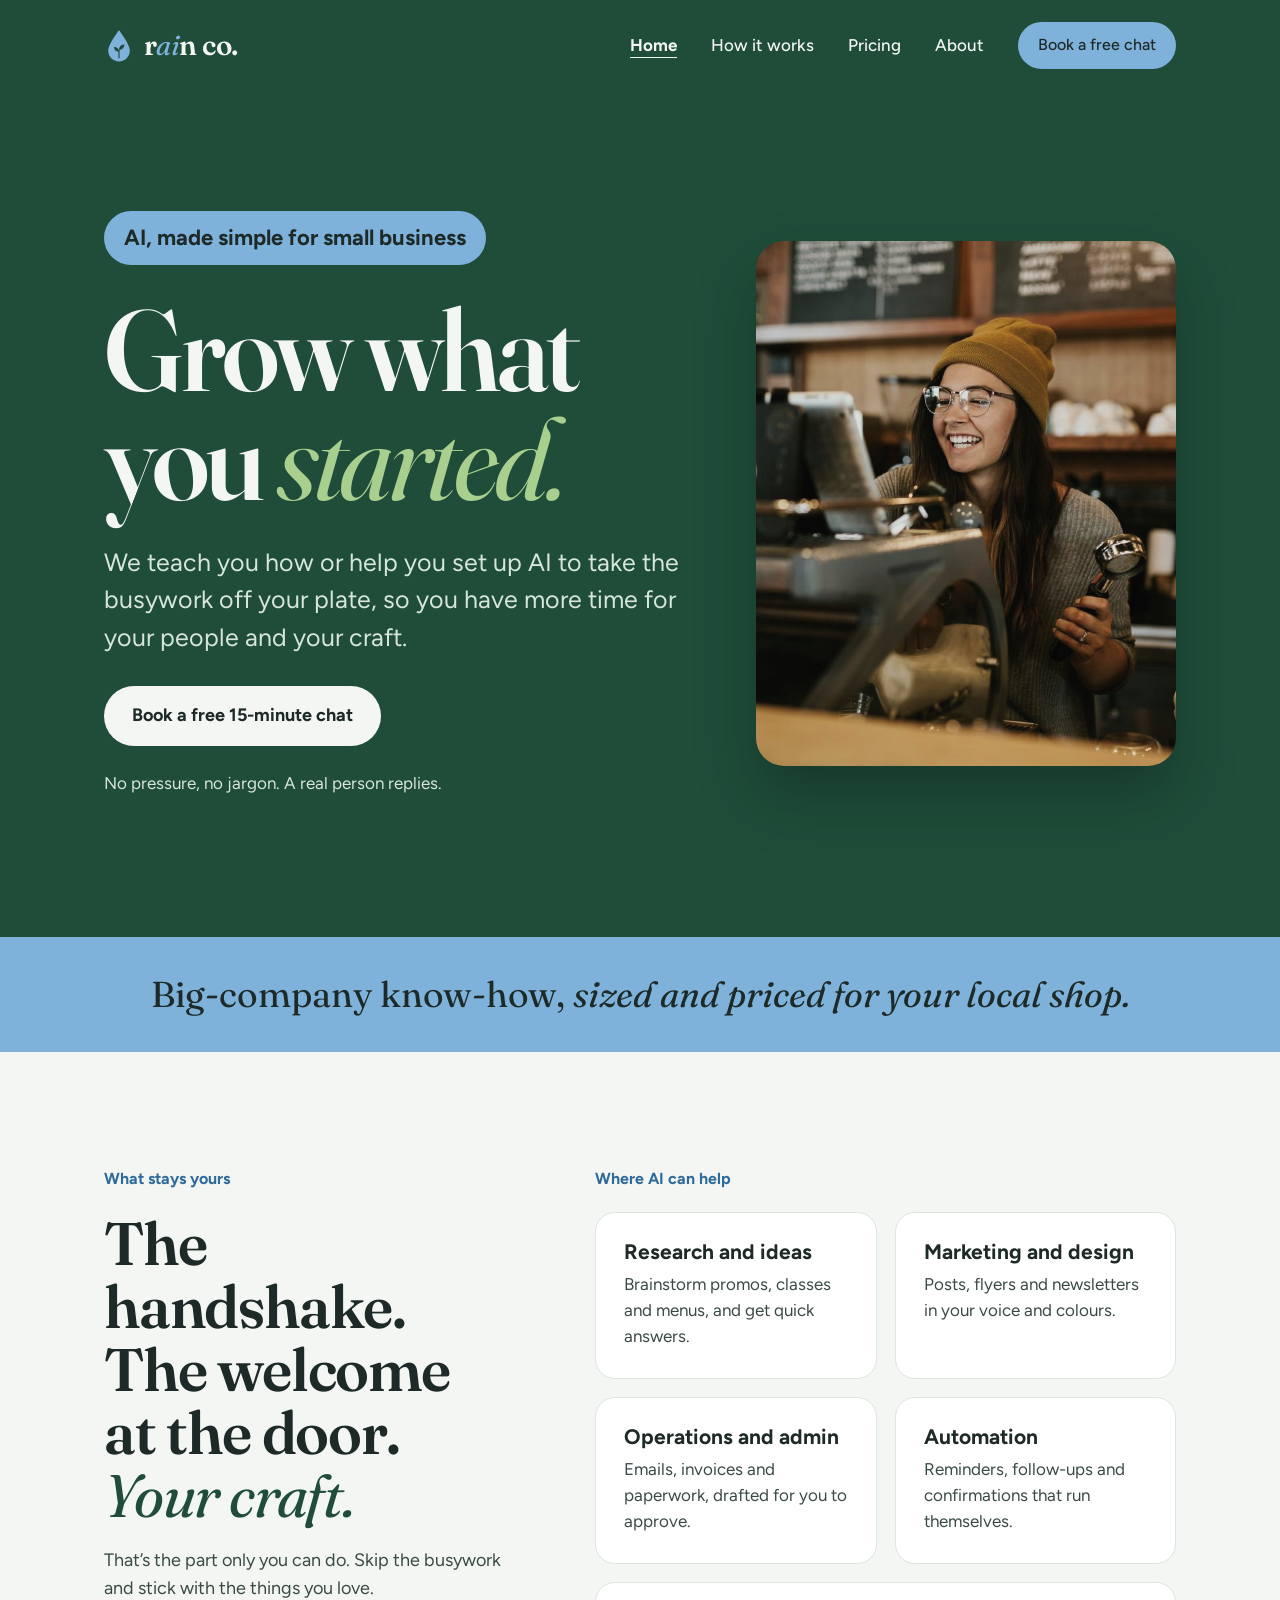
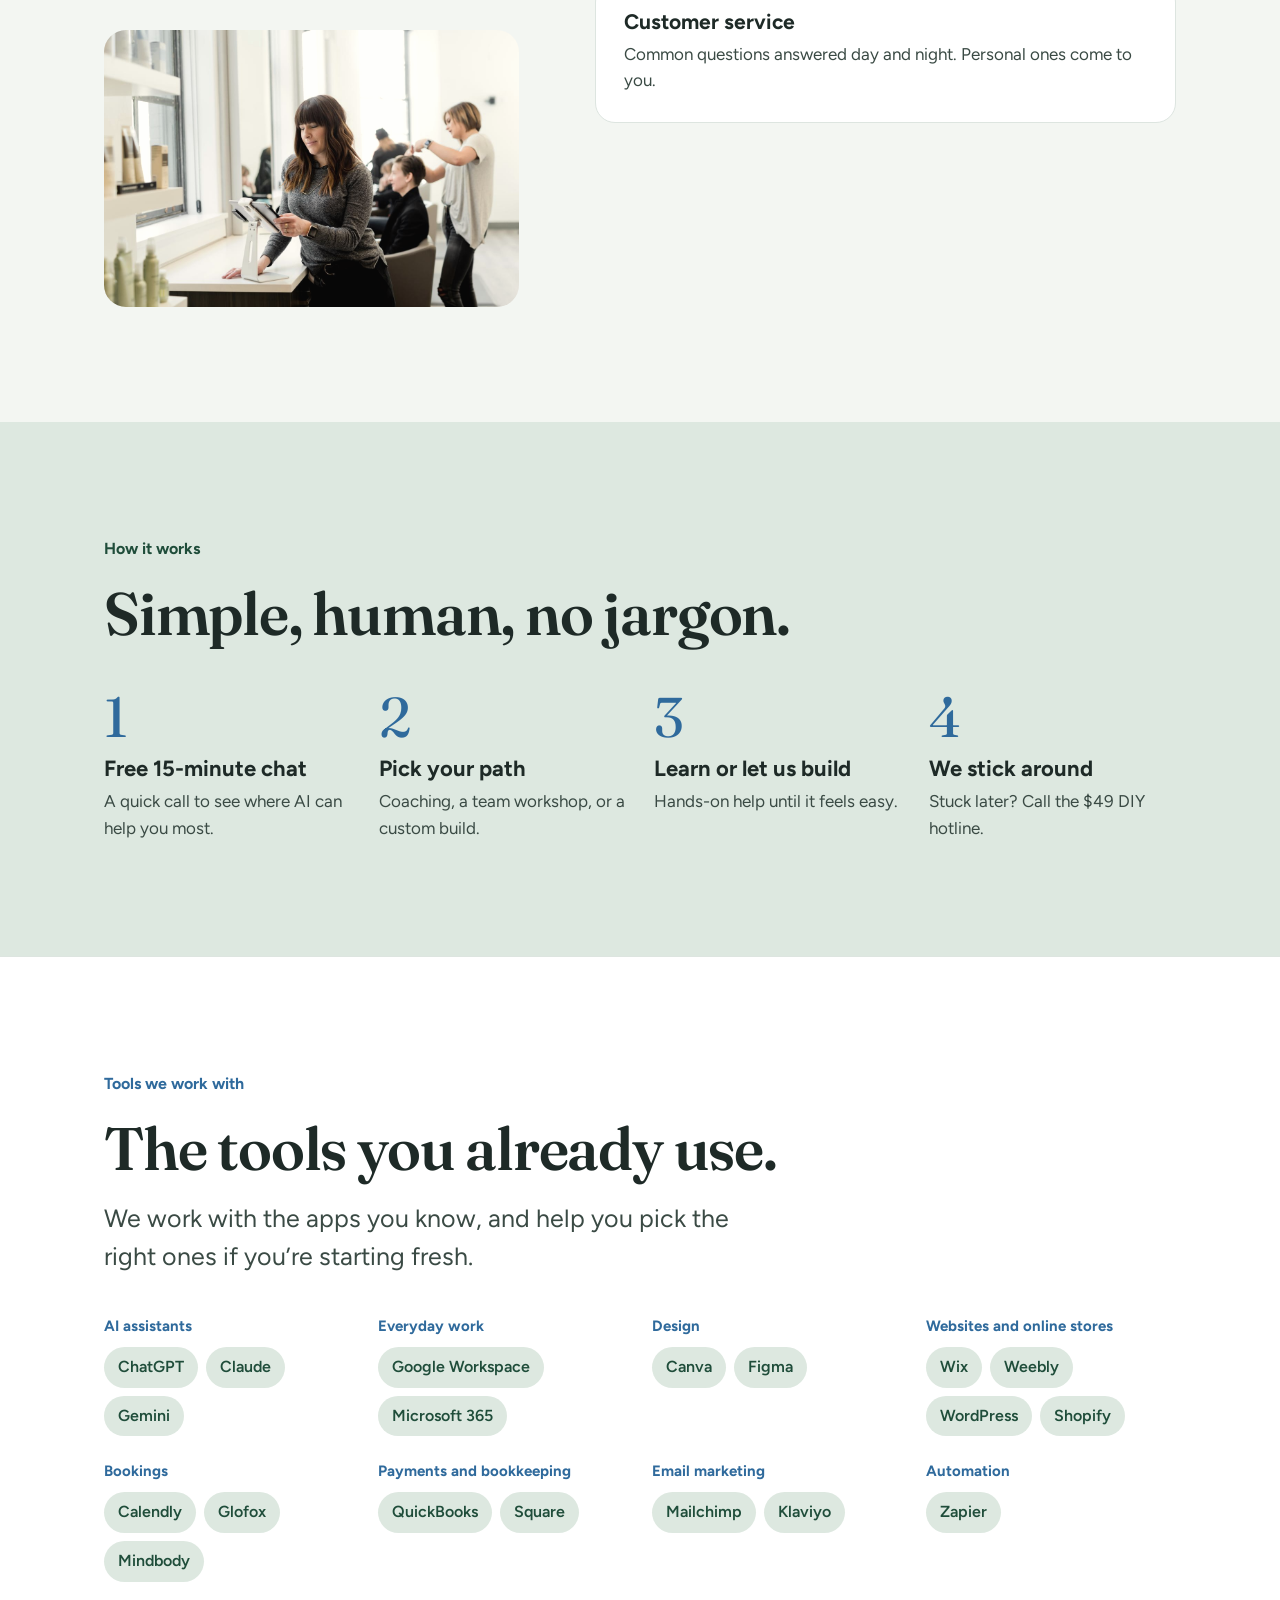
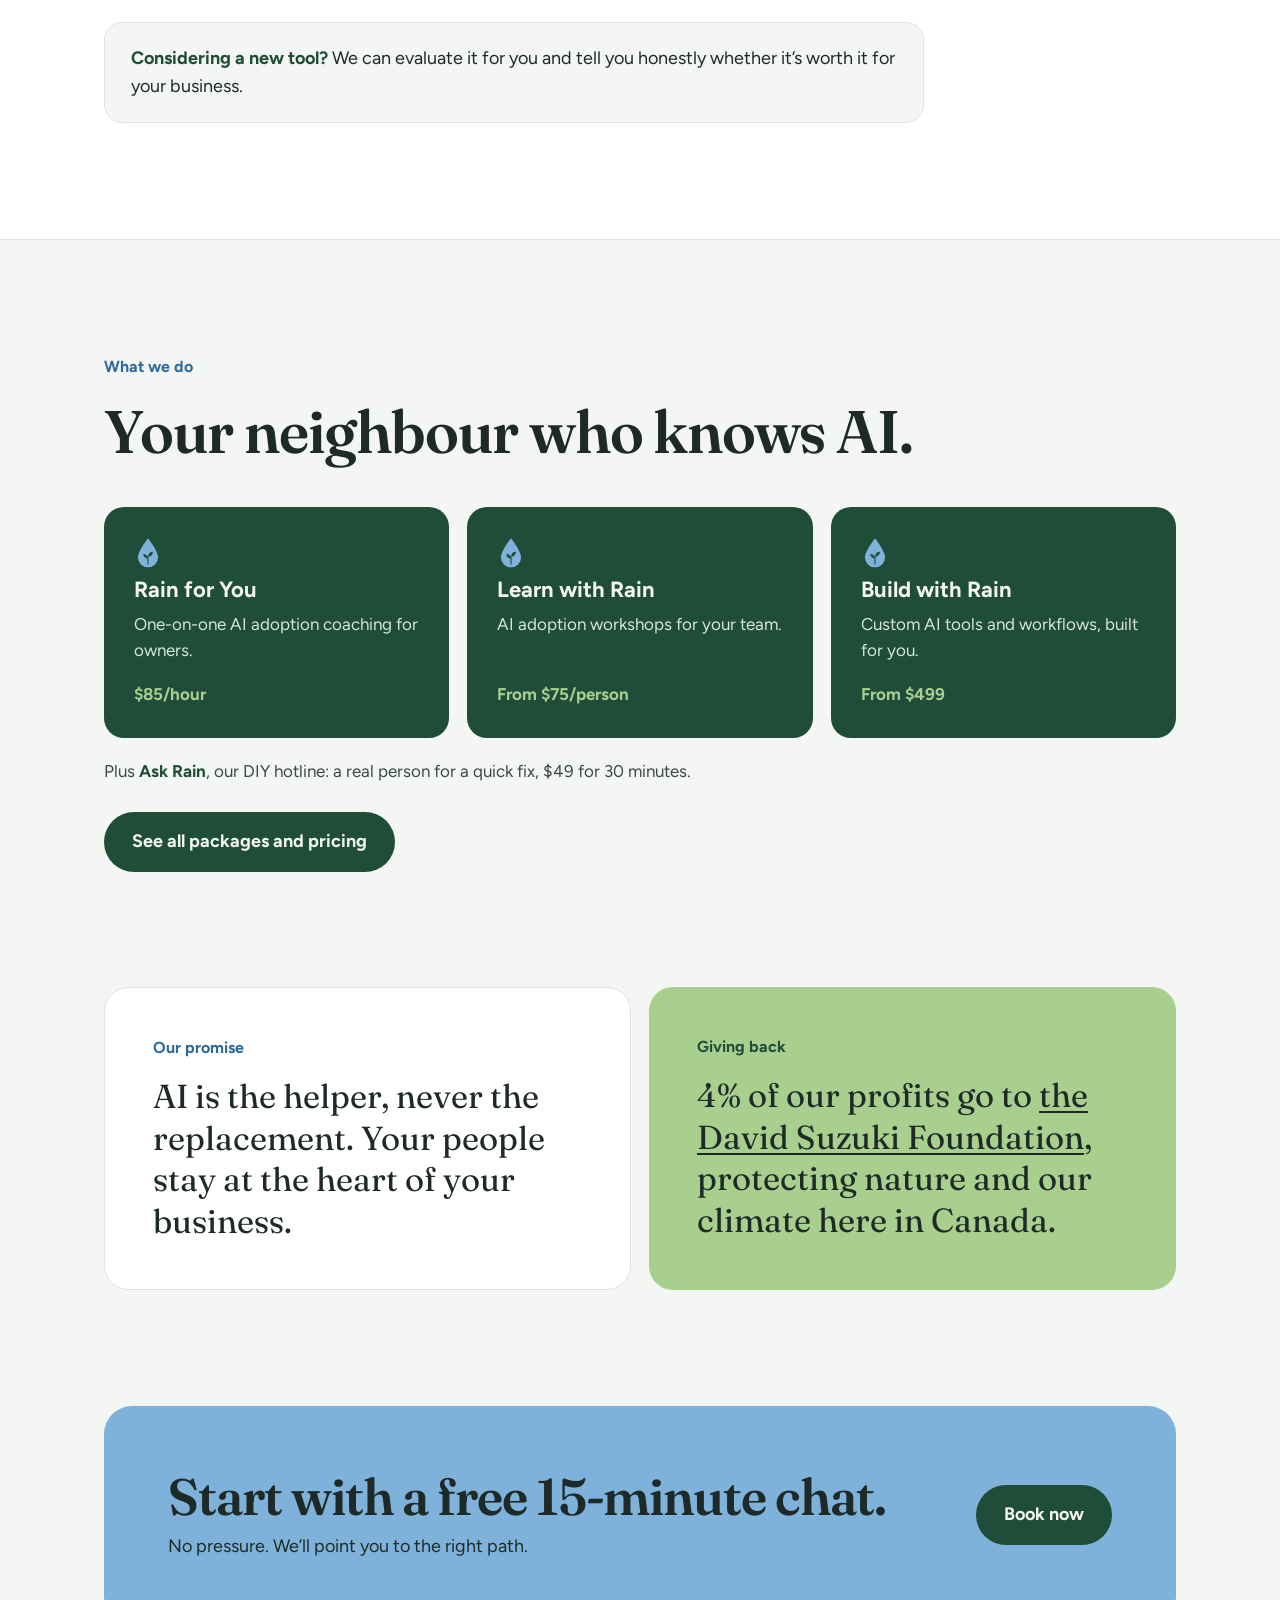
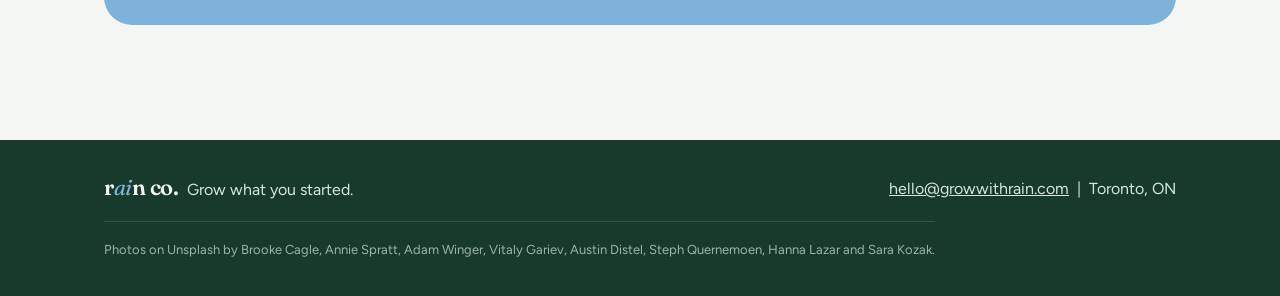
<file: index.html>
<!doctype html>
<html lang="en-CA">
<head>
<meta charset="utf-8">
<meta name="viewport" content="width=device-width, initial-scale=1">
<title>rain co. | AI, made simple for small business</title>
<meta name="description" content="We teach you how or help you set up AI to take the busywork off your plate, so you have more time for your people and your craft. AI adoption coaching, team workshops and custom AI tools for small businesses. Start with a free 15-minute chat.">
<link rel="icon" href="img/favicon.svg" type="image/svg+xml">
<link rel="preconnect" href="https://fonts.googleapis.com">
<link rel="preconnect" href="https://fonts.gstatic.com" crossorigin>
<link rel="stylesheet" href="https://fonts.googleapis.com/css2?family=Fraunces:ital,opsz,wght@0,9..144,400;0,9..144,600;1,9..144,400&family=Figtree:wght@400;500;600;700&display=swap">
<link rel="stylesheet" href="css/styles.css">
</head>
<body>
<a class="skip" href="#main">Skip to content</a>
<header class="site-header">
<div class="wrap">
<a class="brand" href="index.html" aria-label="rain co. home"><svg viewBox="0 0 100 110" aria-hidden="true"><path d="M50 4 C50 4 14 50 14 72 A36 36 0 0 0 86 72 C86 50 50 4 50 4 Z" fill="#7FB2DA"/><path d="M50 96 L50 70" stroke="#1F4D3A" stroke-width="4" stroke-linecap="round" fill="none"/><path d="M50 76 C40 76 34 70 33 60 C43 60 50 66 50 76 Z" fill="#1F4D3A"/><path d="M50 70 C60 70 67 63 68 52 C57 52 50 59 50 70 Z" fill="#1F4D3A"/></svg><span class="wordmark">r<i>ai</i>n co.</span></a>
<nav class="nav" aria-label="Main">
<a href="index.html" aria-current="page">Home</a>
<a href="index.html#how">How it works</a>
<a href="pricing.html">Pricing</a>
<a href="about.html">About</a>
<a class="btn btn-rain" href="assessment.html">Book a free chat</a>
</nav>
</div>
</header>
<main id="main">
<section class="hero"><div class="wrap">
<div class="hero-grid">
<div class="stack">
<p class="pill">AI, made simple for small business</p>
<h1>Grow what you <em>started.</em></h1>
<p class="lead">We teach you how or help you set up AI to take the busywork off your plate, so you have more time for your people and your craft.</p>
<div class="hero-cta"><a class="btn btn-light" href="assessment.html">Book a free 15-minute chat</a><p>No pressure, no jargon. A real person replies.</p></div>
</div>
<figure class="hero-photo"><img src="img/barista.jpg" alt="A smiling café owner making coffee behind the counter"></figure>
</div>
</div></section>
<div class="band"><div class="wrap"><p>Big-company know-how, <em>sized and priced for your local shop.</em></p></div></div>
<section><div class="wrap split">
<div class="stack"><p class="kicker">What stays yours</p><h2>The handshake. The welcome at the door. <em>Your craft.</em></h2><p class="muted">That’s the part only you can do. Skip the busywork and stick with the things you love.</p><img class="side-photo" src="img/salon.jpg" alt="A salon owner checking bookings on a tablet while a stylist works behind her" loading="lazy"></div>
<div class="stack"><p class="kicker">Where AI can help</p><div class="tiles">
<div class="tile"><h3>Research and ideas</h3><p>Brainstorm promos, classes and menus, and get quick answers.</p></div><div class="tile"><h3>Marketing and design</h3><p>Posts, flyers and newsletters in your voice and colours.</p></div><div class="tile"><h3>Operations and admin</h3><p>Emails, invoices and paperwork, drafted for you to approve.</p></div><div class="tile"><h3>Automation</h3><p>Reminders, follow-ups and confirmations that run themselves.</p></div><div class="tile"><h3>Customer service</h3><p>Common questions answered day and night. Personal ones come to you.</p></div>
</div></div>
</div></section>
<section class="how" id="how"><div class="wrap">
<div class="stack"><p class="kicker" style="color:#1F4D3A">How it works</p><h2>Simple, human, no jargon.</h2></div>
<ol class="steps"><li><h3>Free 15-minute chat</h3><p>A quick call to see where AI can help you most.</p></li><li><h3>Pick your path</h3><p>Coaching, a team workshop, or a custom build.</p></li><li><h3>Learn or let us build</h3><p>Hands-on help until it feels easy.</p></li><li><h3>We stick around</h3><p>Stuck later? Call the $49 DIY hotline.</p></li></ol>
</div></section>
<section class="tools" id="tools"><div class="wrap">
<div class="stack"><p class="kicker">Tools we work with</p><h2>The tools you already use.</h2><p class="muted lead">We work with the apps you know, and help you pick the right ones if you’re starting fresh.</p></div>
<div class="tool-grid"><div class="tool-group"><h3>AI assistants</h3><ul class="tool-list"><li>ChatGPT</li><li>Claude</li><li>Gemini</li></ul></div><div class="tool-group"><h3>Everyday work</h3><ul class="tool-list"><li>Google Workspace</li><li>Microsoft 365</li></ul></div><div class="tool-group"><h3>Design</h3><ul class="tool-list"><li>Canva</li><li>Figma</li></ul></div><div class="tool-group"><h3>Websites and online stores</h3><ul class="tool-list"><li>Wix</li><li>Weebly</li><li>WordPress</li><li>Shopify</li></ul></div><div class="tool-group"><h3>Bookings</h3><ul class="tool-list"><li>Calendly</li><li>Glofox</li><li>Mindbody</li></ul></div><div class="tool-group"><h3>Payments and bookkeeping</h3><ul class="tool-list"><li>QuickBooks</li><li>Square</li></ul></div><div class="tool-group"><h3>Email marketing</h3><ul class="tool-list"><li>Mailchimp</li><li>Klaviyo</li></ul></div><div class="tool-group"><h3>Automation</h3><ul class="tool-list"><li>Zapier</li></ul></div></div>
<p class="tool-callout"><strong>Considering a new tool?</strong> We can evaluate it for you and tell you honestly whether it’s worth it for your business.</p>
</div></section>
<section><div class="wrap">
<div class="stack"><p class="kicker">What we do</p><h2>Your neighbour who knows AI.</h2></div>
<div class="services three"><a class="service" href="pricing.html"><svg viewBox="0 0 100 110" aria-hidden="true"><path d="M50 4 C50 4 14 50 14 72 A36 36 0 0 0 86 72 C86 50 50 4 50 4 Z" fill="#7FB2DA"/><path d="M50 96 L50 70" stroke="#1F4D3A" stroke-width="4" stroke-linecap="round" fill="none"/><path d="M50 76 C40 76 34 70 33 60 C43 60 50 66 50 76 Z" fill="#1F4D3A"/><path d="M50 70 C60 70 67 63 68 52 C57 52 50 59 50 70 Z" fill="#1F4D3A"/></svg><h3>Rain for You</h3><p>One-on-one AI adoption coaching for owners.</p><p class="service-price">$85/hour</p></a><a class="service" href="pricing.html"><svg viewBox="0 0 100 110" aria-hidden="true"><path d="M50 4 C50 4 14 50 14 72 A36 36 0 0 0 86 72 C86 50 50 4 50 4 Z" fill="#7FB2DA"/><path d="M50 96 L50 70" stroke="#1F4D3A" stroke-width="4" stroke-linecap="round" fill="none"/><path d="M50 76 C40 76 34 70 33 60 C43 60 50 66 50 76 Z" fill="#1F4D3A"/><path d="M50 70 C60 70 67 63 68 52 C57 52 50 59 50 70 Z" fill="#1F4D3A"/></svg><h3>Learn with Rain</h3><p>AI adoption workshops for your team.</p><p class="service-price">From $75/person</p></a><a class="service" href="pricing.html"><svg viewBox="0 0 100 110" aria-hidden="true"><path d="M50 4 C50 4 14 50 14 72 A36 36 0 0 0 86 72 C86 50 50 4 50 4 Z" fill="#7FB2DA"/><path d="M50 96 L50 70" stroke="#1F4D3A" stroke-width="4" stroke-linecap="round" fill="none"/><path d="M50 76 C40 76 34 70 33 60 C43 60 50 66 50 76 Z" fill="#1F4D3A"/><path d="M50 70 C60 70 67 63 68 52 C57 52 50 59 50 70 Z" fill="#1F4D3A"/></svg><h3>Build with Rain</h3><p>Custom AI tools and workflows, built for you.</p><p class="service-price">From $499</p></a></div>
<p class="hotline-line">Plus <strong>Ask Rain</strong>, our DIY hotline: a real person for a quick fix, $49 for 30 minutes.</p>
<p style="margin-top:28px"><a class="btn btn-moss" href="pricing.html">See all packages and pricing</a></p>
</div></section>
<section style="padding-top:0"><div class="wrap pair">
<div class="panel panel-white"><p class="kicker">Our promise</p><p class="big">AI is the helper, never the replacement. Your people stay at the heart of your business.</p></div>
<div class="panel panel-sprout"><p class="kicker">Giving back</p><p class="big">4% of our profits go to <a href="https://davidsuzuki.org/" target="_blank" rel="noopener">the David Suzuki Foundation</a>, protecting nature and our climate here in Canada.</p></div>
</div></section>
<section class="cta-wrap"><div class="wrap"><div class="cta-box">
<div class="stack" style="gap:10px"><h2>Start with a free 15-minute chat.</h2><p>No pressure. We’ll point you to the right path.</p></div>
<a class="btn btn-moss" href="assessment.html">Book now</a>
</div></div></section>
</main>
<footer class="site-footer">
<div class="wrap">
<p><span class="wordmark">r<i>ai</i>n co.</span>&nbsp; Grow what you started.</p>
<p><a href="mailto:hello@growwithrain.com">hello@growwithrain.com</a> &nbsp;|&nbsp; Toronto, ON</p>
</div>
<div class="wrap"><p class="credits">Photos on Unsplash by Brooke Cagle, Annie Spratt, Adam Winger, Vitaly Gariev, Austin Distel, Steph Quernemoen, Hanna Lazar and Sara Kozak.</p></div>
</footer>
</body>
</html>
</file>
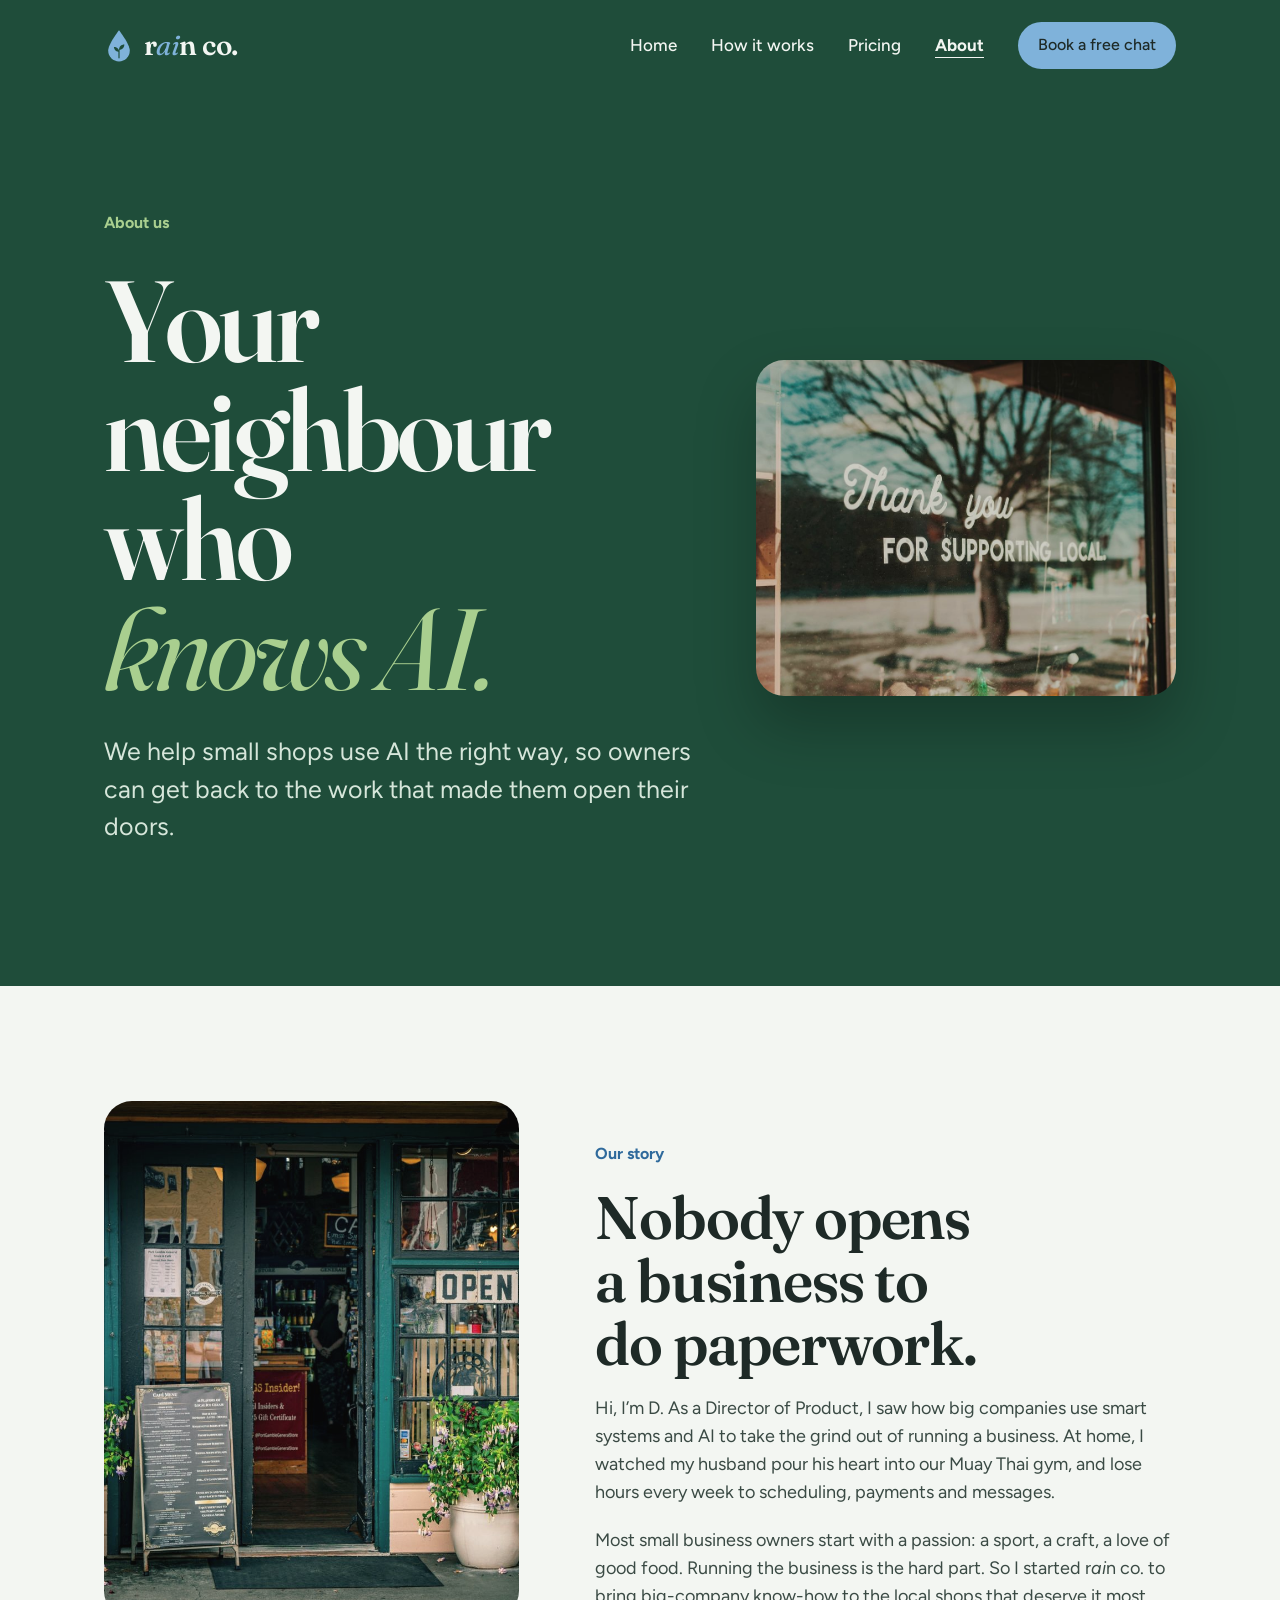
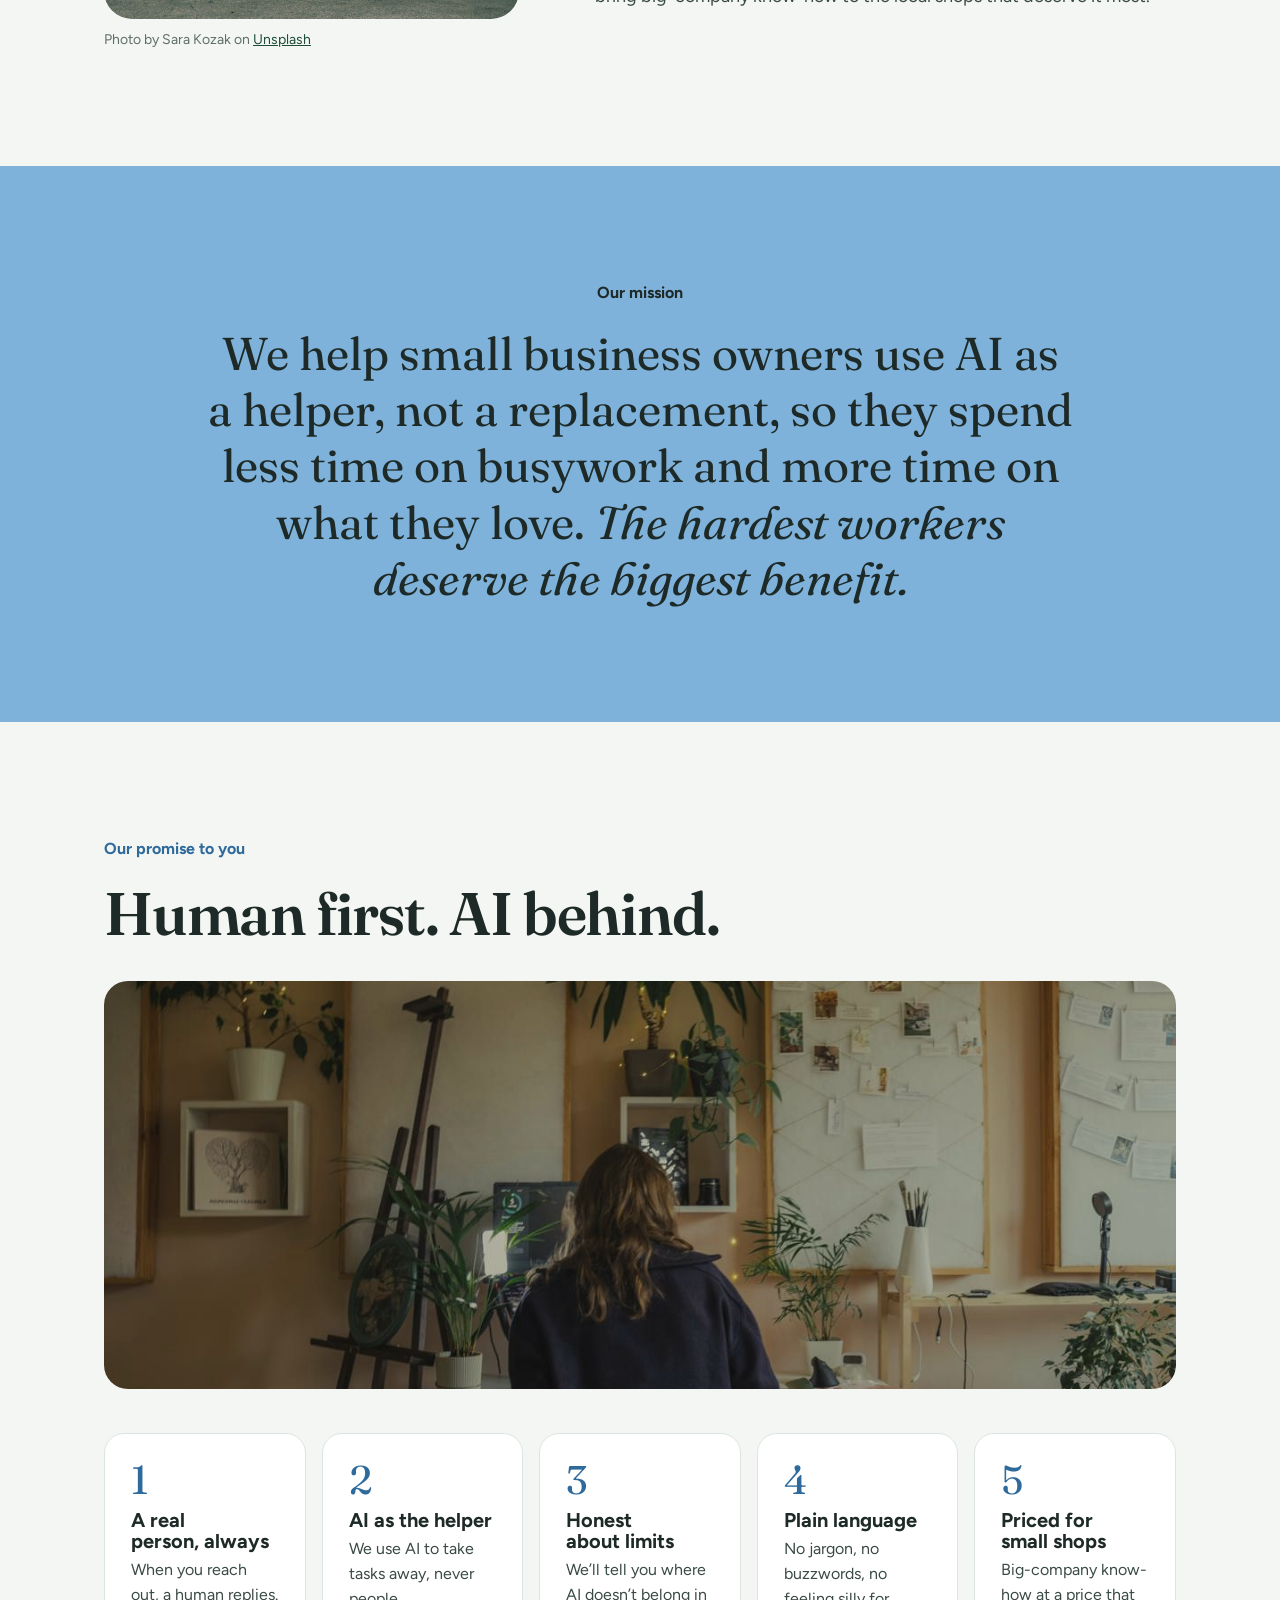
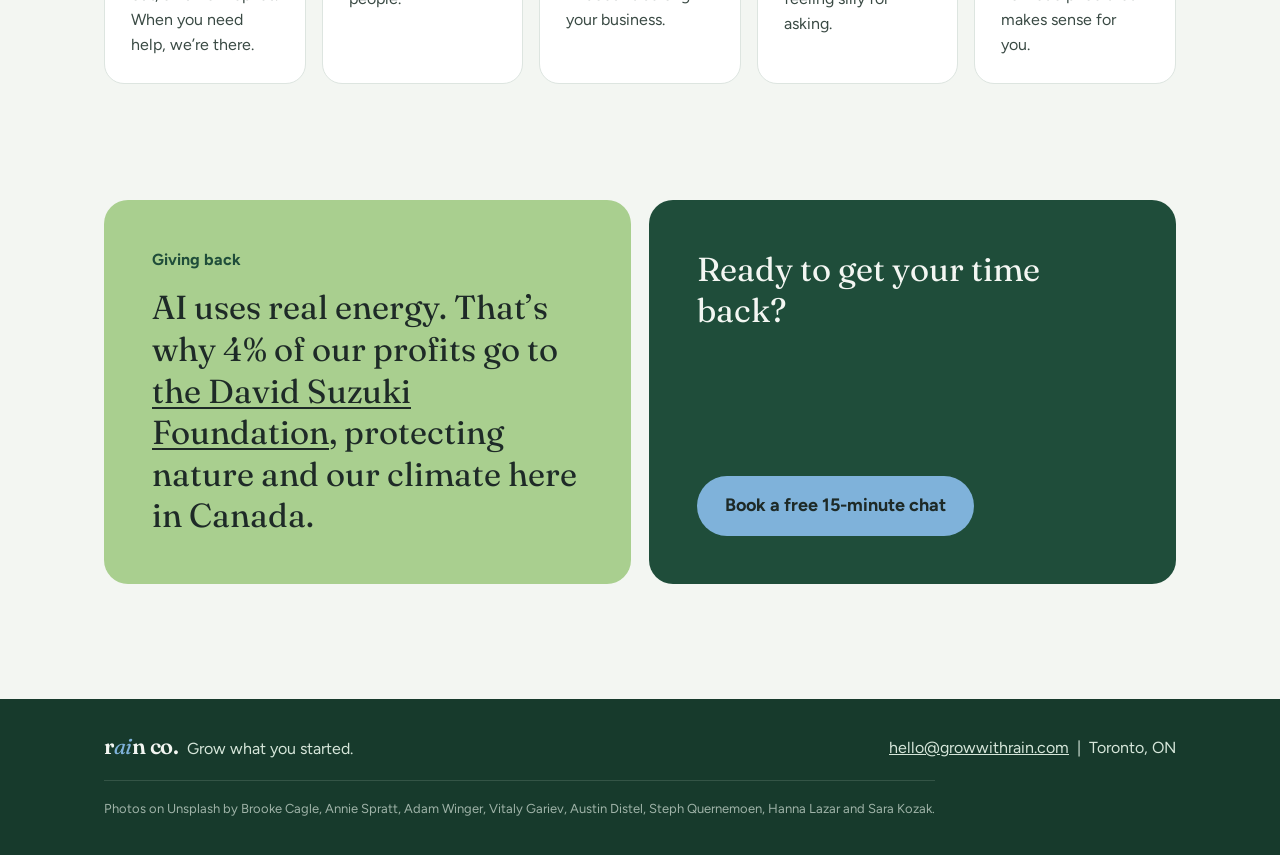
<file: about.html>
<!doctype html>
<html lang="en-CA">
<head>
<meta charset="utf-8">
<meta name="viewport" content="width=device-width, initial-scale=1">
<title>About | rain co.</title>
<meta name="description" content="rain co. is your neighbour who knows AI. Our story, mission and promise to small business owners.">
<link rel="icon" href="img/favicon.svg" type="image/svg+xml">
<link rel="preconnect" href="https://fonts.googleapis.com">
<link rel="preconnect" href="https://fonts.gstatic.com" crossorigin>
<link rel="stylesheet" href="https://fonts.googleapis.com/css2?family=Fraunces:ital,opsz,wght@0,9..144,400;0,9..144,600;1,9..144,400&family=Figtree:wght@400;500;600;700&display=swap">
<link rel="stylesheet" href="css/styles.css">
</head>
<body>
<a class="skip" href="#main">Skip to content</a>
<header class="site-header">
<div class="wrap">
<a class="brand" href="index.html" aria-label="rain co. home"><svg viewBox="0 0 100 110" aria-hidden="true"><path d="M50 4 C50 4 14 50 14 72 A36 36 0 0 0 86 72 C86 50 50 4 50 4 Z" fill="#7FB2DA"/><path d="M50 96 L50 70" stroke="#1F4D3A" stroke-width="4" stroke-linecap="round" fill="none"/><path d="M50 76 C40 76 34 70 33 60 C43 60 50 66 50 76 Z" fill="#1F4D3A"/><path d="M50 70 C60 70 67 63 68 52 C57 52 50 59 50 70 Z" fill="#1F4D3A"/></svg><span class="wordmark">r<i>ai</i>n co.</span></a>
<nav class="nav" aria-label="Main">
<a href="index.html">Home</a>
<a href="index.html#how">How it works</a>
<a href="pricing.html">Pricing</a>
<a href="about.html" aria-current="page">About</a>
<a class="btn btn-rain" href="assessment.html">Book a free chat</a>
</nav>
</div>
</header>
<main id="main">
<section class="hero"><div class="wrap">
<div class="hero-grid">
<div class="stack on-dark">
<p class="kicker">About us</p>
<h1>Your neighbour who <em>knows AI.</em></h1>
<p class="lead">We help small shops use AI the right way, so owners can get back to the work that made them open their doors.</p>
</div>
<figure class="hero-photo wide"><img src="img/support-local.jpg" alt="A shop window that reads: Thank you for supporting local" style="object-position:52% center"></figure>
</div>
</div></section>
<section><div class="wrap split center">
<figure class="story-figure"><img class="story-photo" src="img/storefront.jpg" alt="A small shop with its doors open, OPEN signs in the windows and flowers out front" loading="lazy"><figcaption class="photo-credit">Photo by Sara Kozak on <a href="https://unsplash.com" target="_blank" rel="noopener">Unsplash</a></figcaption></figure>
<div class="stack">
<p class="kicker">Our story</p>
<h2>Nobody opens a business to do paperwork.</h2>
<p class="muted">Hi, I’m D. As a Director of Product, I saw how big companies use smart systems and AI to take the grind out of running a business. At home, I watched my husband pour his heart into our Muay Thai gym, and lose hours every week to scheduling, payments and messages.</p>
<p class="muted">Most small business owners start with a passion: a sport, a craft, a love of good food. Running the business is the hard part. So I started r<i>ai</i>n co. to bring big-company know-how to the local shops that deserve it most.</p>
</div>
</div></section>
<section class="mission"><div class="wrap">
<p class="kicker">Our mission</p>
<p class="big">We help small business owners use AI as a helper, not a replacement, so they spend less time on busywork and more time on what they love. <em>The hardest workers deserve the biggest benefit.</em></p>
</div></section>
<section><div class="wrap">
<div class="stack"><p class="kicker">Our promise to you</p><h2>Human first. AI behind.</h2></div>
<img class="wide-photo" src="img/desk.jpg" alt="Someone working at a cozy desk surrounded by plants" loading="lazy">
<ol class="promises"><li><h3>A real person, always</h3><p>When you reach out, a human replies. When you need help, we’re there.</p></li><li><h3>AI as the helper</h3><p>We use AI to take tasks away, never people.</p></li><li><h3>Honest about limits</h3><p>We’ll tell you where AI doesn’t belong in your business.</p></li><li><h3>Plain language</h3><p>No jargon, no buzzwords, no feeling silly for asking.</p></li><li><h3>Priced for small shops</h3><p>Big-company know-how at a price that makes sense for you.</p></li></ol>
</div></section>
<section style="padding-top:0"><div class="wrap pair">
<div class="panel panel-sprout"><p class="kicker">Giving back</p><p class="big">AI uses real energy. That’s why 4% of our profits go to <a href="https://davidsuzuki.org/" target="_blank" rel="noopener">the David Suzuki Foundation</a>, protecting nature and our climate here in Canada.</p></div>
<div class="panel panel-moss"><p class="big">Ready to get your time back?</p><a class="btn btn-rain" href="assessment.html" style="align-self:flex-start">Book a free 15-minute chat</a></div>
</div></section>
</main>
<footer class="site-footer">
<div class="wrap">
<p><span class="wordmark">r<i>ai</i>n co.</span>&nbsp; Grow what you started.</p>
<p><a href="mailto:hello@growwithrain.com">hello@growwithrain.com</a> &nbsp;|&nbsp; Toronto, ON</p>
</div>
<div class="wrap"><p class="credits">Photos on Unsplash by Brooke Cagle, Annie Spratt, Adam Winger, Vitaly Gariev, Austin Distel, Steph Quernemoen, Hanna Lazar and Sara Kozak.</p></div>
</footer>
</body>
</html>
</file>
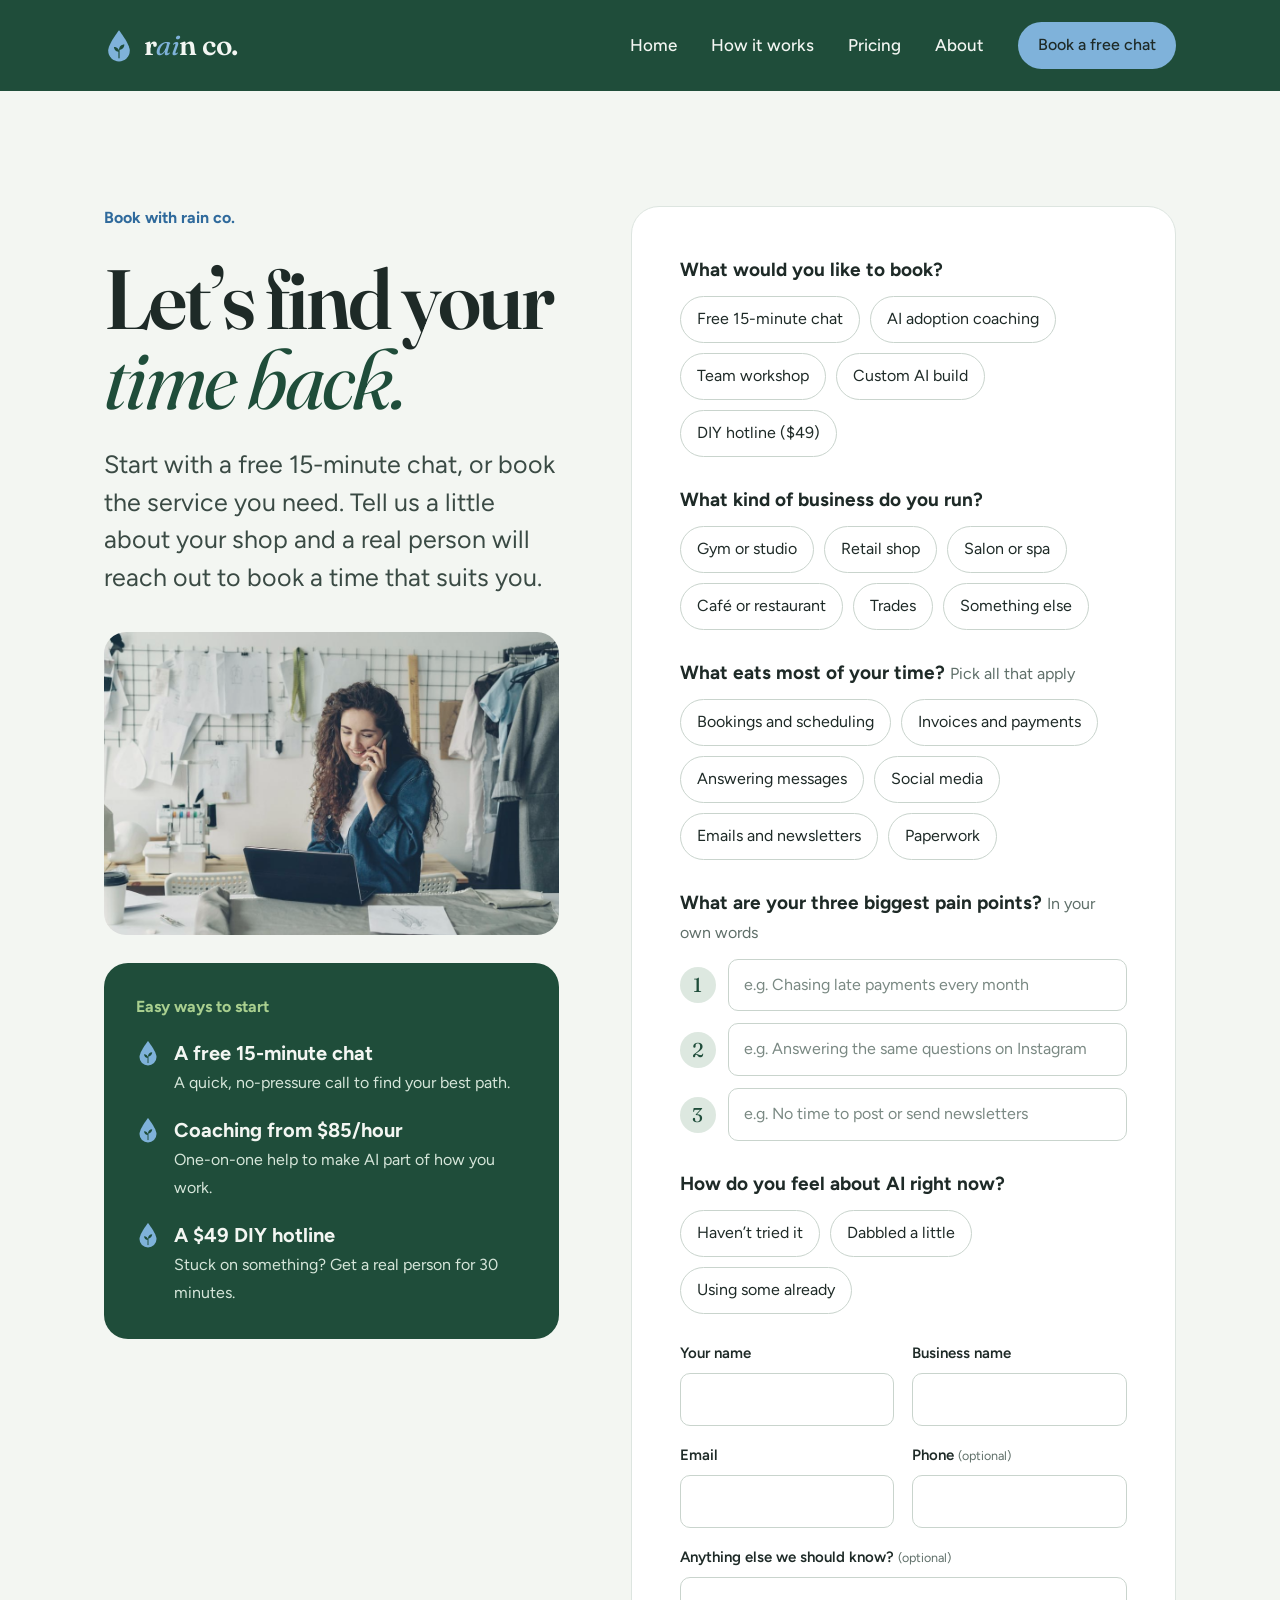
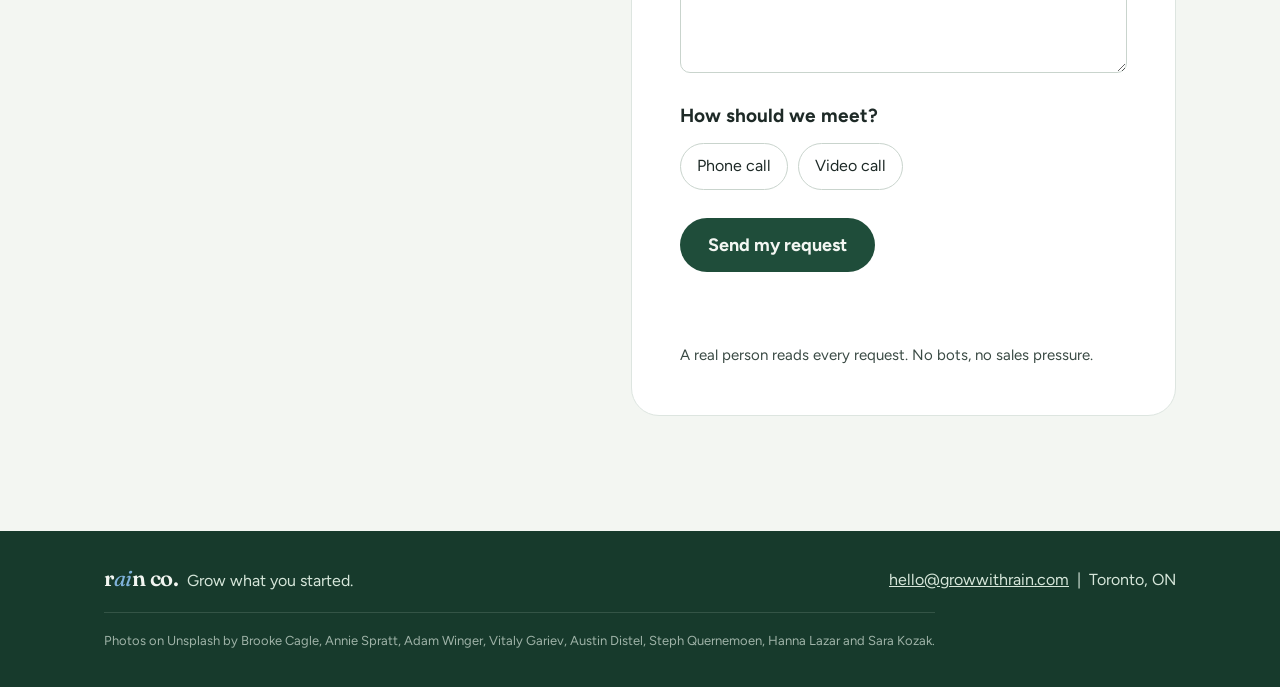
<file: assessment.html>
<!doctype html>
<html lang="en-CA">
<head>
<meta charset="utf-8">
<meta name="viewport" content="width=device-width, initial-scale=1">
<title>Book a session or free chat | rain co.</title>
<meta name="description" content="Book a free 15-minute chat, AI coaching, a team workshop, a custom AI build, or the $49 DIY hotline.">
<link rel="icon" href="img/favicon.svg" type="image/svg+xml">
<link rel="preconnect" href="https://fonts.googleapis.com">
<link rel="preconnect" href="https://fonts.gstatic.com" crossorigin>
<link rel="stylesheet" href="https://fonts.googleapis.com/css2?family=Fraunces:ital,opsz,wght@0,9..144,400;0,9..144,600;1,9..144,400&family=Figtree:wght@400;500;600;700&display=swap">
<link rel="stylesheet" href="css/styles.css">
</head>
<body>
<a class="skip" href="#main">Skip to content</a>
<header class="site-header">
<div class="wrap">
<a class="brand" href="index.html" aria-label="rain co. home"><svg viewBox="0 0 100 110" aria-hidden="true"><path d="M50 4 C50 4 14 50 14 72 A36 36 0 0 0 86 72 C86 50 50 4 50 4 Z" fill="#7FB2DA"/><path d="M50 96 L50 70" stroke="#1F4D3A" stroke-width="4" stroke-linecap="round" fill="none"/><path d="M50 76 C40 76 34 70 33 60 C43 60 50 66 50 76 Z" fill="#1F4D3A"/><path d="M50 70 C60 70 67 63 68 52 C57 52 50 59 50 70 Z" fill="#1F4D3A"/></svg><span class="wordmark">r<i>ai</i>n co.</span></a>
<nav class="nav" aria-label="Main">
<a href="index.html">Home</a>
<a href="index.html#how">How it works</a>
<a href="pricing.html">Pricing</a>
<a href="about.html">About</a>
<a class="btn btn-rain" href="assessment.html">Book a free chat</a>
</nav>
</div>
</header>
<main id="main">
<section><div class="wrap assess">
<div class="stack" style="gap:28px">
<p class="kicker">Book with rain co.</p>
<h1>Let’s find your <em>time back.</em></h1>
<p class="lead muted">Start with a free 15-minute chat, or book the service you need. Tell us a little about your shop and a real person will reach out to book a time that suits you.</p>
<img class="side-photo" src="img/designer-call.jpg" alt="A small business owner smiling on a phone call in her studio">
<div class="gets"><p class="kicker">Easy ways to start</p><ul><li><svg viewBox="0 0 100 110" aria-hidden="true"><path d="M50 4 C50 4 14 50 14 72 A36 36 0 0 0 86 72 C86 50 50 4 50 4 Z" fill="#7FB2DA"/><path d="M50 96 L50 70" stroke="#1F4D3A" stroke-width="4" stroke-linecap="round" fill="none"/><path d="M50 76 C40 76 34 70 33 60 C43 60 50 66 50 76 Z" fill="#1F4D3A"/><path d="M50 70 C60 70 67 63 68 52 C57 52 50 59 50 70 Z" fill="#1F4D3A"/></svg><div><strong>A free 15-minute chat</strong><span>A quick, no-pressure call to find your best path.</span></div></li><li><svg viewBox="0 0 100 110" aria-hidden="true"><path d="M50 4 C50 4 14 50 14 72 A36 36 0 0 0 86 72 C86 50 50 4 50 4 Z" fill="#7FB2DA"/><path d="M50 96 L50 70" stroke="#1F4D3A" stroke-width="4" stroke-linecap="round" fill="none"/><path d="M50 76 C40 76 34 70 33 60 C43 60 50 66 50 76 Z" fill="#1F4D3A"/><path d="M50 70 C60 70 67 63 68 52 C57 52 50 59 50 70 Z" fill="#1F4D3A"/></svg><div><strong>Coaching from $85/hour</strong><span>One-on-one help to make AI part of how you work.</span></div></li><li><svg viewBox="0 0 100 110" aria-hidden="true"><path d="M50 4 C50 4 14 50 14 72 A36 36 0 0 0 86 72 C86 50 50 4 50 4 Z" fill="#7FB2DA"/><path d="M50 96 L50 70" stroke="#1F4D3A" stroke-width="4" stroke-linecap="round" fill="none"/><path d="M50 76 C40 76 34 70 33 60 C43 60 50 66 50 76 Z" fill="#1F4D3A"/><path d="M50 70 C60 70 67 63 68 52 C57 52 50 59 50 70 Z" fill="#1F4D3A"/></svg><div><strong>A $49 DIY hotline</strong><span>Stuck on something? Get a real person for 30 minutes.</span></div></li></ul></div>
</div>
<div class="form-card">
<form id="assessment-form" novalidate>
<fieldset><legend>What would you like to book?</legend><div class="chips"><label class="chip"><input type="radio" name="requestType" value="Free 15-minute chat" required><span>Free 15-minute chat</span></label><label class="chip"><input type="radio" name="requestType" value="AI adoption coaching"><span>AI adoption coaching</span></label><label class="chip"><input type="radio" name="requestType" value="Team workshop"><span>Team workshop</span></label><label class="chip"><input type="radio" name="requestType" value="Custom AI build"><span>Custom AI build</span></label><label class="chip"><input type="radio" name="requestType" value="DIY hotline ($49)"><span>DIY hotline ($49)</span></label></div></fieldset>
<fieldset><legend>What kind of business do you run?</legend><div class="chips"><label class="chip"><input type="radio" name="businessType" value="Gym or studio" required><span>Gym or studio</span></label><label class="chip"><input type="radio" name="businessType" value="Retail shop"><span>Retail shop</span></label><label class="chip"><input type="radio" name="businessType" value="Salon or spa"><span>Salon or spa</span></label><label class="chip"><input type="radio" name="businessType" value="Café or restaurant"><span>Café or restaurant</span></label><label class="chip"><input type="radio" name="businessType" value="Trades"><span>Trades</span></label><label class="chip"><input type="radio" name="businessType" value="Something else"><span>Something else</span></label></div></fieldset>
<fieldset><legend>What eats most of your time? <small>Pick all that apply</small></legend><div class="chips"><label class="chip"><input type="checkbox" name="timeSinks" value="Bookings and scheduling"><span>Bookings and scheduling</span></label><label class="chip"><input type="checkbox" name="timeSinks" value="Invoices and payments"><span>Invoices and payments</span></label><label class="chip"><input type="checkbox" name="timeSinks" value="Answering messages"><span>Answering messages</span></label><label class="chip"><input type="checkbox" name="timeSinks" value="Social media"><span>Social media</span></label><label class="chip"><input type="checkbox" name="timeSinks" value="Emails and newsletters"><span>Emails and newsletters</span></label><label class="chip"><input type="checkbox" name="timeSinks" value="Paperwork"><span>Paperwork</span></label></div></fieldset>
<fieldset><legend>What are your three biggest pain points? <small>In your own words</small></legend>
<div class="pains">
<label class="pain"><span aria-hidden="true">1</span><input name="pain1" aria-label="Pain point 1" placeholder="e.g. Chasing late payments every month"></label>
<label class="pain"><span aria-hidden="true">2</span><input name="pain2" aria-label="Pain point 2" placeholder="e.g. Answering the same questions on Instagram"></label>
<label class="pain"><span aria-hidden="true">3</span><input name="pain3" aria-label="Pain point 3" placeholder="e.g. No time to post or send newsletters"></label>
</div></fieldset>
<fieldset><legend>How do you feel about AI right now?</legend><div class="chips"><label class="chip"><input type="radio" name="aiComfort" value="Haven’t tried it"><span>Haven’t tried it</span></label><label class="chip"><input type="radio" name="aiComfort" value="Dabbled a little"><span>Dabbled a little</span></label><label class="chip"><input type="radio" name="aiComfort" value="Using some already"><span>Using some already</span></label></div></fieldset>
<div class="fields">
<div class="field"><label for="name">Your name</label><input id="name" name="name" autocomplete="name" required></div>
<div class="field"><label for="business">Business name</label><input id="business" name="business" autocomplete="organization" required></div>
<div class="field"><label for="email">Email</label><input id="email" name="email" type="email" autocomplete="email" required></div>
<div class="field"><label for="phone">Phone <small>(optional)</small></label><input id="phone" name="phone" type="tel" autocomplete="tel"></div>
<div class="field full"><label for="notes">Anything else we should know? <small>(optional)</small></label><textarea id="notes" name="notes"></textarea></div>
</div>
<fieldset><legend>How should we meet?</legend><div class="chips"><label class="chip"><input type="radio" name="meeting" value="Phone call"><span>Phone call</span></label><label class="chip"><input type="radio" name="meeting" value="Video call"><span>Video call</span></label></div></fieldset>
<div class="hp" aria-hidden="true"><label for="website">Leave this empty</label><input id="website" name="website" tabindex="-1" autocomplete="off"></div>
<button class="btn btn-moss" type="submit" style="align-self:flex-start">Send my request</button>
<p class="form-status" id="form-status" role="status" aria-live="polite"></p>
<p class="form-note">A real person reads every request. No bots, no sales pressure.</p>
</form>
<div class="success" id="form-success" tabindex="-1">
<svg viewBox="0 0 100 110" aria-hidden="true"><path d="M50 4 C50 4 14 50 14 72 A36 36 0 0 0 86 72 C86 50 50 4 50 4 Z" fill="#7FB2DA"/><path d="M50 96 L50 70" stroke="#1F4D3A" stroke-width="4" stroke-linecap="round" fill="none"/><path d="M50 76 C40 76 34 70 33 60 C43 60 50 66 50 76 Z" fill="#1F4D3A"/><path d="M50 70 C60 70 67 63 68 52 C57 52 50 59 50 70 Z" fill="#1F4D3A"/></svg>
<h2>Thanks, <span id="success-name">friend</span>. Request sent.</h2>
<p class="muted">We’ve emailed you a confirmation. A real person will reach out soon to book a time.</p>
<a class="btn btn-rain" href="index.html" style="align-self:flex-start">Back to home</a>
</div>
</div>
</div></section>
<script src="js/form.js"></script>
</main>
<footer class="site-footer">
<div class="wrap">
<p><span class="wordmark">r<i>ai</i>n co.</span>&nbsp; Grow what you started.</p>
<p><a href="mailto:hello@growwithrain.com">hello@growwithrain.com</a> &nbsp;|&nbsp; Toronto, ON</p>
</div>
<div class="wrap"><p class="credits">Photos on Unsplash by Brooke Cagle, Annie Spratt, Adam Winger, Vitaly Gariev, Austin Distel, Steph Quernemoen, Hanna Lazar and Sara Kozak.</p></div>
</footer>
</body>
</html>
</file>
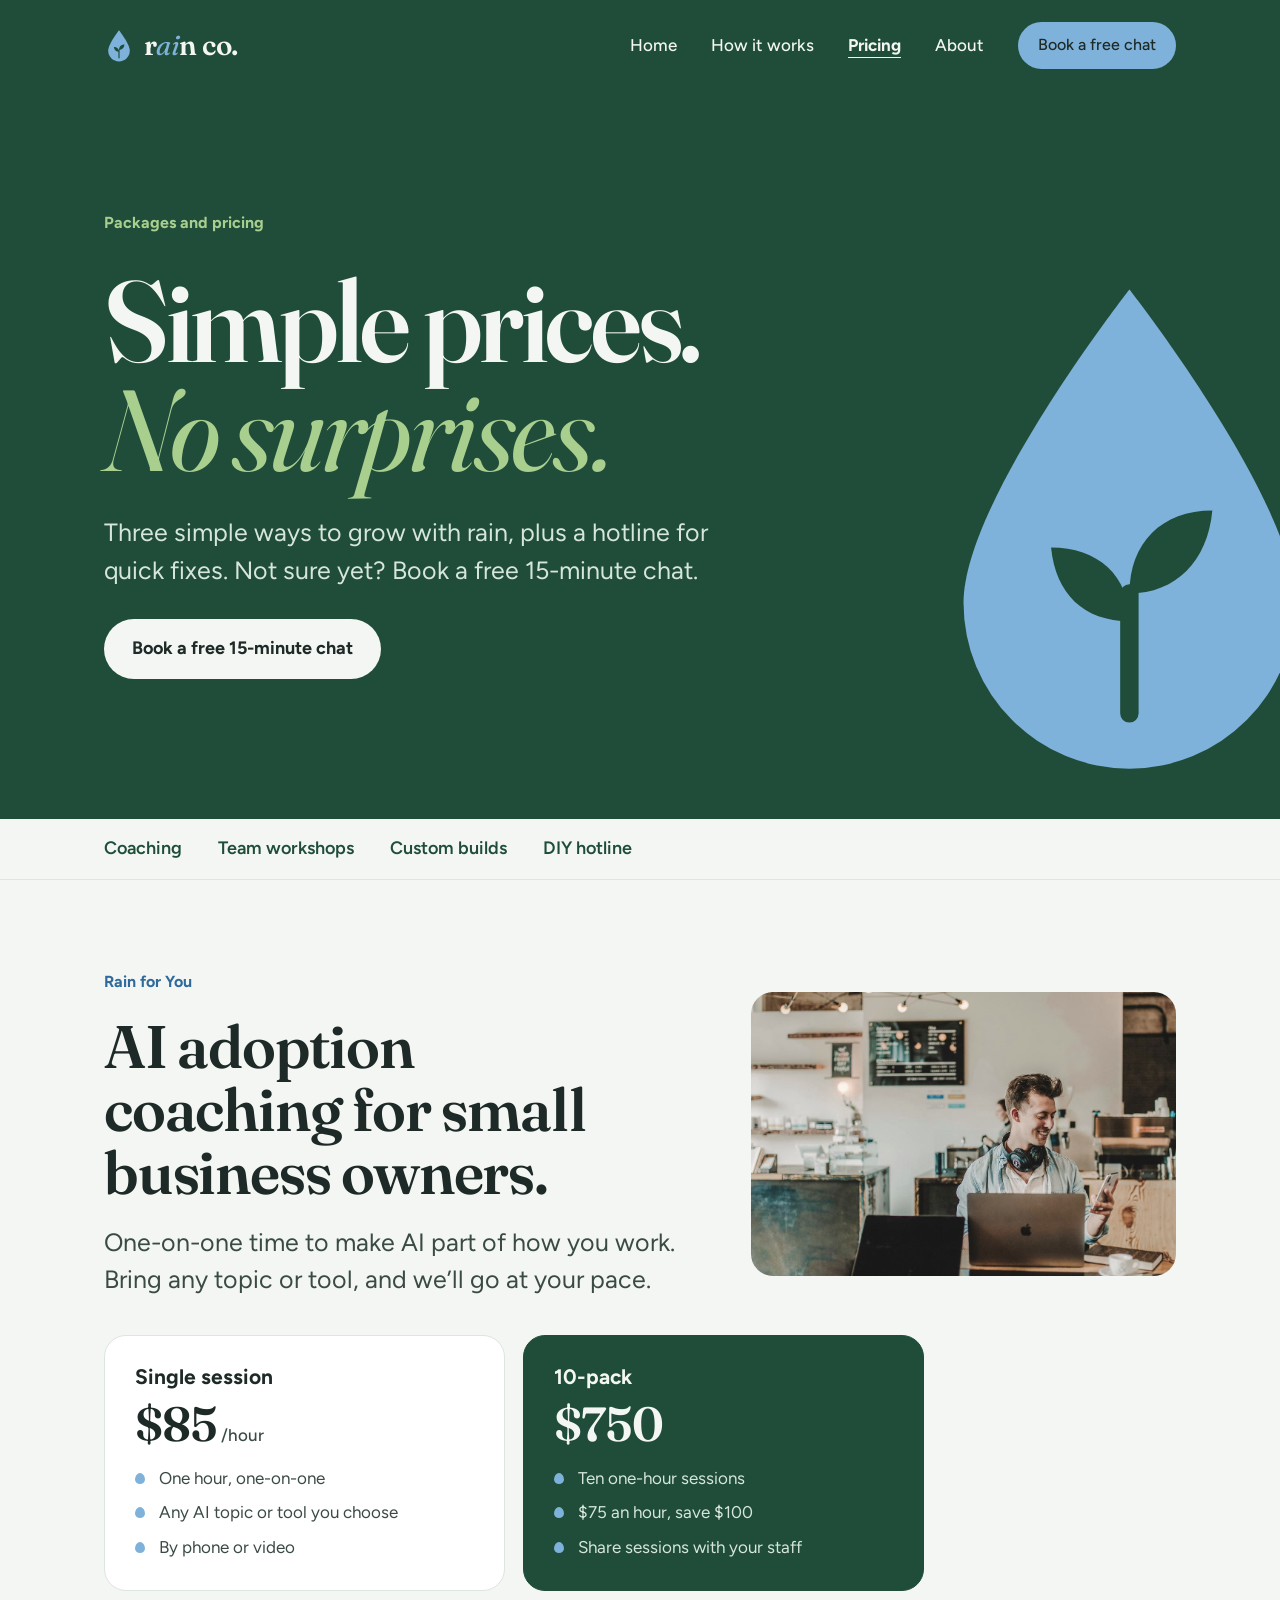
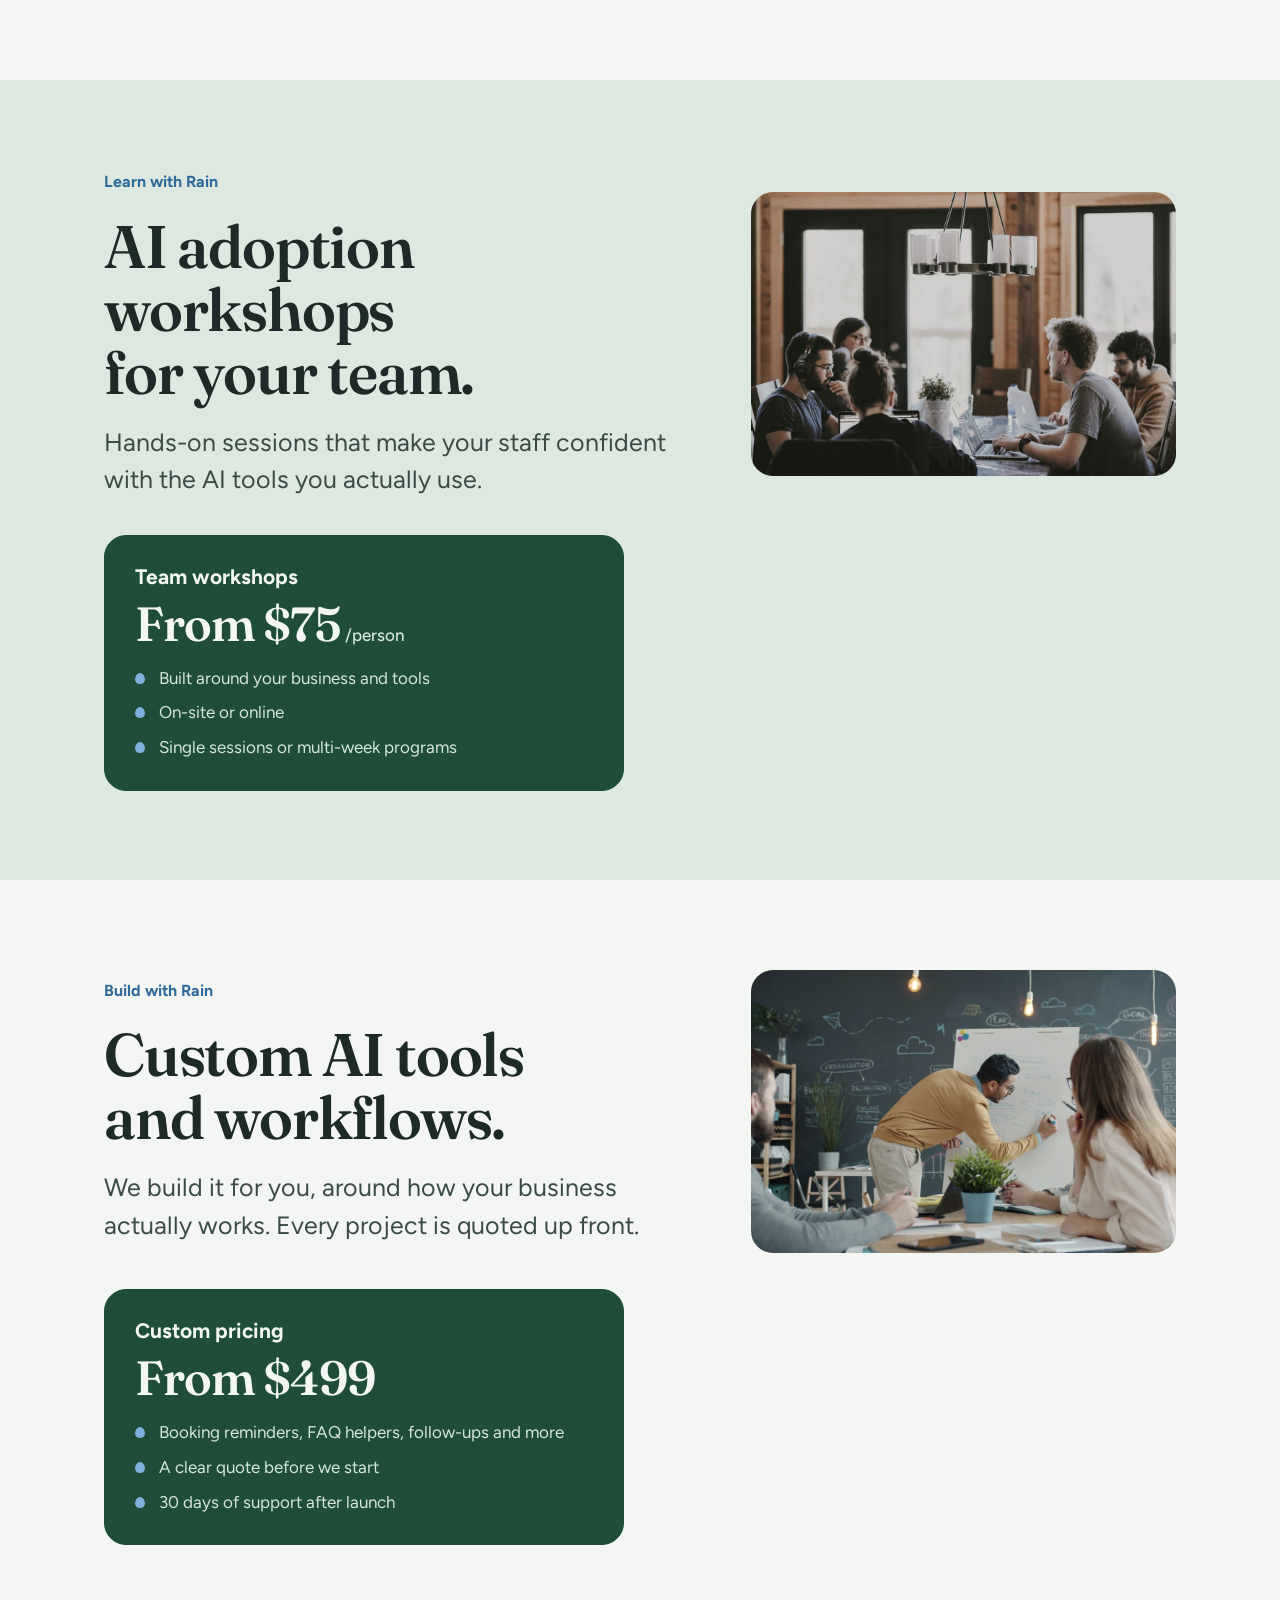
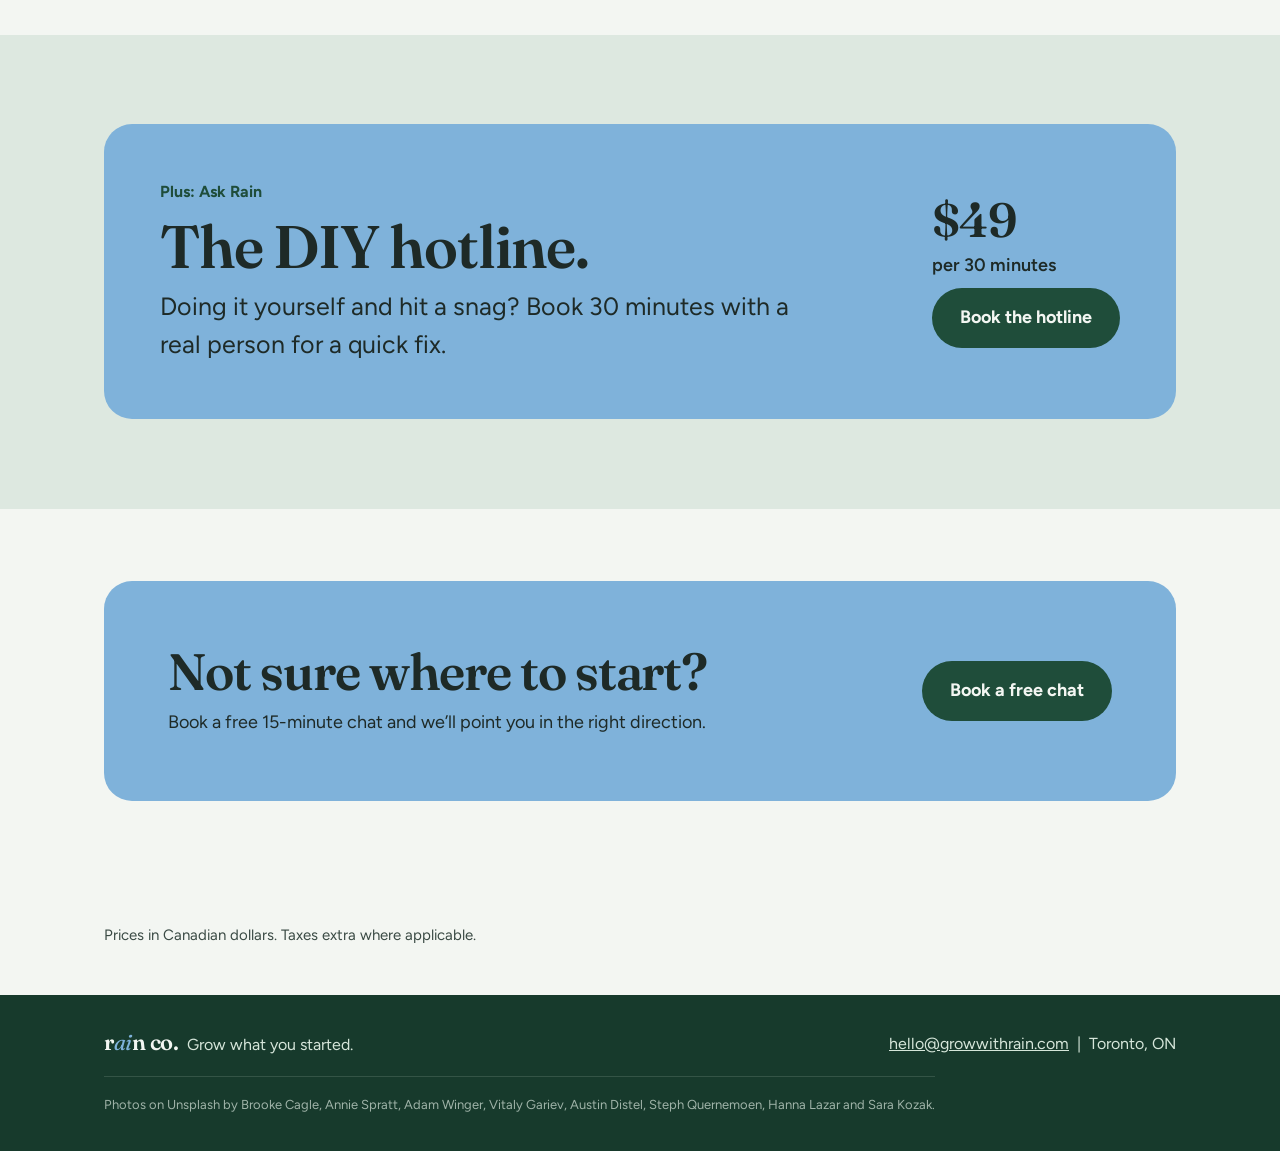
<file: pricing.html>
<!doctype html>
<html lang="en-CA">
<head>
<meta charset="utf-8">
<meta name="viewport" content="width=device-width, initial-scale=1">
<title>Packages and pricing | rain co.</title>
<meta name="description" content="Simple prices for small businesses: AI adoption coaching $85/hour, team workshops from $75/person, custom AI builds from $499, and a $49 DIY hotline.">
<link rel="icon" href="img/favicon.svg" type="image/svg+xml">
<link rel="preconnect" href="https://fonts.googleapis.com">
<link rel="preconnect" href="https://fonts.gstatic.com" crossorigin>
<link rel="stylesheet" href="https://fonts.googleapis.com/css2?family=Fraunces:ital,opsz,wght@0,9..144,400;0,9..144,600;1,9..144,400&family=Figtree:wght@400;500;600;700&display=swap">
<link rel="stylesheet" href="css/styles.css">
</head>
<body>
<a class="skip" href="#main">Skip to content</a>
<header class="site-header">
<div class="wrap">
<a class="brand" href="index.html" aria-label="rain co. home"><svg viewBox="0 0 100 110" aria-hidden="true"><path d="M50 4 C50 4 14 50 14 72 A36 36 0 0 0 86 72 C86 50 50 4 50 4 Z" fill="#7FB2DA"/><path d="M50 96 L50 70" stroke="#1F4D3A" stroke-width="4" stroke-linecap="round" fill="none"/><path d="M50 76 C40 76 34 70 33 60 C43 60 50 66 50 76 Z" fill="#1F4D3A"/><path d="M50 70 C60 70 67 63 68 52 C57 52 50 59 50 70 Z" fill="#1F4D3A"/></svg><span class="wordmark">r<i>ai</i>n co.</span></a>
<nav class="nav" aria-label="Main">
<a href="index.html">Home</a>
<a href="index.html#how">How it works</a>
<a href="pricing.html" aria-current="page">Pricing</a>
<a href="about.html">About</a>
<a class="btn btn-rain" href="assessment.html">Book a free chat</a>
</nav>
</div>
</header>
<main id="main">
<section class="hero"><div class="wrap">
<svg class="drop-bg" viewBox="0 0 100 110" aria-hidden="true"><path d="M50 4 C50 4 14 50 14 72 A36 36 0 0 0 86 72 C86 50 50 4 50 4 Z" fill="#7FB2DA"/><path d="M50 96 L50 70" stroke="#1F4D3A" stroke-width="4" stroke-linecap="round" fill="none"/><path d="M50 76 C40 76 34 70 33 60 C43 60 50 66 50 76 Z" fill="#1F4D3A"/><path d="M50 70 C60 70 67 63 68 52 C57 52 50 59 50 70 Z" fill="#1F4D3A"/></svg>
<div class="stack on-dark">
<p class="kicker">Packages and pricing</p>
<h1>Simple prices. <em>No surprises.</em></h1>
<p class="lead">Three simple ways to grow with rain, plus a hotline for quick fixes. Not sure yet? Book a free 15-minute chat.</p>
<div class="hero-cta"><a class="btn btn-light" href="assessment.html">Book a free 15-minute chat</a></div>
</div></div></section>
<nav class="pkg-jump" aria-label="Packages"><div class="wrap"><a href="#you">Coaching</a><a href="#learn">Team workshops</a><a href="#build">Custom builds</a><a href="#hotline">DIY hotline</a></div></nav>
<section class="pkg" id="you"><div class="wrap">
<div class="pkg-top"><div class="stack pkg-head"><p class="kicker">Rain for You</p><h2>AI adoption coaching for small business owners.</h2><p class="muted lead">One-on-one time to make AI part of how you work. Bring any topic or tool, and we’ll go at your pace.</p></div><img class="pkg-photo" src="img/cafe-laptop.jpg" alt="A business owner smiling at his phone in a café" loading="lazy" style="object-position:65% center"></div>
<div class="price-grid cols-2"><div class="price-card"><h3>Single session</h3><p class="price-tag">$85<span>/hour</span></p><ul><li>One hour, one-on-one</li><li>Any AI topic or tool you choose</li><li>By phone or video</li></ul></div><div class="price-card featured"><h3>10-pack</h3><p class="price-tag">$750</p><ul><li>Ten one-hour sessions</li><li>$75 an hour, save $100</li><li>Share sessions with your staff</li></ul></div></div>
</div></section>
<section class="pkg" id="learn"><div class="wrap">
<div class="pkg-top"><div class="stack pkg-head"><p class="kicker">Learn with Rain</p><h2>AI adoption workshops for your team.</h2><p class="muted lead">Hands-on sessions that make your staff confident with the AI tools you actually use.</p></div><img class="pkg-photo" src="img/team.jpg" alt="A small team learning together around a table with laptops" loading="lazy" style="object-position:center"></div>
<div class="price-grid cols-1"><div class="price-card featured"><h3>Team workshops</h3><p class="price-tag">From $75<span>/person</span></p><ul><li>Built around your business and tools</li><li>On-site or online</li><li>Single sessions or multi-week programs</li></ul></div></div>
</div></section>
<section class="pkg" id="build"><div class="wrap">
<div class="pkg-top"><div class="stack pkg-head"><p class="kicker">Build with Rain</p><h2>Custom AI tools and workflows.</h2><p class="muted lead">We build it for you, around how your business actually works. Every project is quoted up front.</p></div><img class="pkg-photo" src="img/planning.jpg" alt="A small team mapping out a plan on a whiteboard" loading="lazy" style="object-position:60% center"></div>
<div class="price-grid cols-1"><div class="price-card featured"><h3>Custom pricing</h3><p class="price-tag">From $499</p><ul><li>Booking reminders, FAQ helpers, follow-ups and more</li><li>A clear quote before we start</li><li>30 days of support after launch</li></ul></div></div>
</div></section>
<section class="pkg hotline" id="hotline"><div class="wrap"><div class="hotline-box">
<div class="stack" style="gap:10px"><p class="kicker">Plus: Ask Rain</p><h2>The DIY hotline.</h2><p class="lead">Doing it yourself and hit a snag? Book 30 minutes with a real person for a quick fix.</p></div>
<div class="hotline-price"><p class="price-tag">$49</p><p>per 30 minutes</p><a class="btn btn-moss" href="assessment.html">Book the hotline</a></div>
</div></div></section>
<section class="cta-wrap" style="padding-top:clamp(40px,6vw,72px)"><div class="wrap"><div class="cta-box">
<div class="stack" style="gap:10px"><h2>Not sure where to start?</h2><p>Book a free 15-minute chat and we’ll point you in the right direction.</p></div>
<a class="btn btn-moss" href="assessment.html">Book a free chat</a>
</div></div></section>
<p class="wrap price-fine">Prices in Canadian dollars. Taxes extra where applicable.</p>
</main>
<footer class="site-footer">
<div class="wrap">
<p><span class="wordmark">r<i>ai</i>n co.</span>&nbsp; Grow what you started.</p>
<p><a href="mailto:hello@growwithrain.com">hello@growwithrain.com</a> &nbsp;|&nbsp; Toronto, ON</p>
</div>
<div class="wrap"><p class="credits">Photos on Unsplash by Brooke Cagle, Annie Spratt, Adam Winger, Vitaly Gariev, Austin Distel, Steph Quernemoen, Hanna Lazar and Sara Kozak.</p></div>
</footer>
</body>
</html>
</file>
<file: css/styles.css>
:root{
  --moss:#1F4D3A; --moss-deep:#173A2C; --rain:#7FB2DA; --rain-ink:#2F6A9C;
  --sprout:#A9CF8F; --mist:#F3F6F2; --sage:#DDE8E0; --white:#FFFFFF;
  --ink:#1E2A27; --muted:#3A4A44; --soft:#D6E6DA; --line:#DDE5E0;
  --serif:"Fraunces", Georgia, "Times New Roman", serif;
  --sans:"Figtree", system-ui, -apple-system, "Segoe UI", sans-serif;
  --wrap:1200px; --pad:clamp(20px,5vw,96px);
}
*,*::before,*::after{box-sizing:border-box}
html{scroll-behavior:smooth}
body{margin:0;background:var(--mist);color:var(--ink);font-family:var(--sans);font-size:18px;line-height:1.55;-webkit-font-smoothing:antialiased}
img,svg{max-width:100%;display:block}
a{color:inherit}
:focus-visible{outline:3px solid var(--rain);outline-offset:3px;border-radius:6px}
.wrap{max-width:var(--wrap);margin:0 auto;padding:0 var(--pad)}
.skip{position:absolute;left:-9999px}.skip:focus{left:16px;top:16px;z-index:10;background:var(--white);padding:8px 14px}
h1,h2,h3{font-family:var(--serif);font-weight:600;letter-spacing:-0.02em;margin:0;line-height:1.05;text-wrap:balance}
h1{font-size:clamp(52px,9vw,120px);line-height:.95;letter-spacing:-0.03em}
h2{font-size:clamp(36px,5vw,60px)}
p{margin:0}
h1 em,h2 em{font-style:italic;font-weight:400}
.kicker{font-size:16px;font-weight:700;color:var(--rain-ink)}
.on-dark .kicker{color:var(--sprout)}
.lead{font-size:clamp(19px,2vw,25px);line-height:1.5;max-width:40ch}
.stack{display:flex;flex-direction:column;gap:20px}
.btn{display:inline-block;padding:16px 28px;border-radius:999px;font-weight:700;font-size:18px;text-decoration:none;border:0;cursor:pointer;font-family:var(--sans);transition:transform .15s ease}
.btn:hover{transform:translateY(-1px)}
.btn-light{background:var(--mist);color:var(--ink)}
.btn-moss{background:var(--moss);color:var(--mist)}
.btn-rain{background:var(--rain);color:var(--ink)}
.site-header{background:var(--moss);color:var(--mist)}
.site-header .wrap{display:flex;align-items:center;justify-content:space-between;gap:20px;padding-top:22px;padding-bottom:22px;flex-wrap:wrap}
.brand{display:flex;align-items:center;gap:10px;text-decoration:none}
.brand svg{width:30px;height:33px}
.wordmark{font-family:var(--serif);font-weight:600;font-size:28px;letter-spacing:-0.02em;line-height:1}
.wordmark i{font-weight:400;color:var(--rain)}
.nav{display:flex;align-items:center;gap:clamp(14px,3vw,34px);flex-wrap:wrap}
.nav a{text-decoration:none;font-weight:500;font-size:17px}
.nav a[aria-current="page"]{font-weight:700;text-decoration:underline;text-underline-offset:6px}
.nav a:not(.btn):hover{text-decoration:underline;text-underline-offset:6px}
.nav .btn{padding:11px 20px;font-size:16px}
.hero{position:relative;overflow:hidden;background:var(--moss);color:var(--mist);padding:clamp(64px,10vw,120px) 0 clamp(80px,11vw,140px)}
.hero .drop-bg{position:absolute;right:max(-120px,calc(50% - 760px));top:60px;width:clamp(240px,36vw,520px);pointer-events:none}
.hero .wrap{position:relative}
.hero .stack{gap:30px;position:relative;z-index:1}
.pill{align-self:flex-start;display:inline-block;padding:10px 20px;border-radius:999px;background:var(--rain);color:var(--ink);font-weight:700;font-size:clamp(17px,1.8vw,22px)}
.hero h1{max-width:12ch}
.hero h1 em{color:var(--sprout)}
.hero .lead{color:var(--soft)}
.hero-cta{display:flex;align-items:center;gap:24px;flex-wrap:wrap}
.hero-cta p{color:var(--soft);font-size:17px}
.hero-cta strong{color:var(--mist)}
.band{background:var(--rain);padding:36px 0;text-align:center}
.band p{font-family:var(--serif);font-size:clamp(24px,3vw,36px);line-height:1.2}
section{padding:clamp(72px,9vw,120px) 0}
.split{display:grid;grid-template-columns:5fr 7fr;gap:clamp(40px,6vw,80px);align-items:start}
.split h2 em{color:var(--moss)}
.muted{color:var(--muted)}
.tiles{display:grid;grid-template-columns:repeat(2,minmax(0,1fr));gap:18px}
.tile{background:var(--white);border:1px solid var(--line);border-radius:20px;padding:28px}
.tile h3{font-family:var(--sans);font-size:21px;font-weight:700;letter-spacing:0;margin-bottom:8px}
.tile p{font-size:17px;color:var(--muted)}
.how{background:var(--sage)}
.steps{list-style:none;margin:44px 0 0;padding:0;display:grid;grid-template-columns:repeat(4,minmax(0,1fr));gap:28px;counter-reset:s}
.steps li{counter-increment:s}
.steps li::before{content:counter(s);display:block;font-family:var(--serif);font-size:56px;line-height:1;color:var(--rain-ink);margin-bottom:12px}
.steps h3{font-family:var(--sans);font-size:22px;font-weight:700;letter-spacing:0;margin-bottom:8px}
.steps p{font-size:17px;color:var(--muted)}
.services{display:grid;grid-template-columns:repeat(4,minmax(0,1fr));gap:18px;margin-top:44px}
.service{background:var(--moss);color:var(--mist);border-radius:20px;padding:30px;display:flex;flex-direction:column;gap:10px}
.service svg{width:28px;height:31px}
.service h3{font-family:var(--sans);font-size:22px;font-weight:700;letter-spacing:0}
.service p{font-size:17px;color:var(--soft)}
.pair{display:grid;grid-template-columns:repeat(2,minmax(0,1fr));gap:18px}
.panel{border-radius:24px;padding:clamp(28px,4vw,48px);display:flex;flex-direction:column;gap:14px}
.panel p.big{font-family:var(--serif);font-size:clamp(24px,2.6vw,34px);line-height:1.25}
.panel p.big a{color:inherit;text-decoration:underline;text-underline-offset:4px;text-decoration-thickness:2px}
.panel-white{background:var(--white);border:1px solid var(--line)}
.panel-sprout{background:var(--sprout)}
.panel-sprout .kicker{color:var(--moss)}
.panel-moss{background:var(--moss);color:var(--mist);justify-content:space-between;gap:24px}
.cta-box{background:var(--rain);border-radius:28px;padding:clamp(32px,5vw,64px);display:flex;align-items:center;justify-content:space-between;gap:28px;flex-wrap:wrap}
.cta-box h2{font-size:clamp(32px,4vw,52px)}
.cta-wrap{padding-top:0}
.story-photo{aspect-ratio:4/5;border-radius:28px;background:var(--sage);border:2px dashed #9FB3A8;display:flex;align-items:center;justify-content:center;color:#4B5B55;width:100%;object-fit:cover;object-position:45% center}
img.story-photo{border:0;background:none}
.story-figure{margin:0;display:flex;flex-direction:column;gap:10px}
.photo-credit{font-size:14px;color:#5F6F69}
.photo-credit a{color:#1F4D3A}
.split.center{align-items:center}
.mission{background:var(--rain);text-align:center}
.mission .kicker{color:var(--ink)}
.mission p.big{font-family:var(--serif);font-size:clamp(28px,3.6vw,46px);line-height:1.22;max-width:30ch;margin:20px auto 0}
.promises{list-style:none;padding:0;margin:44px 0 0;display:grid;grid-template-columns:repeat(5,minmax(0,1fr));gap:16px;counter-reset:p}
.promises li{counter-increment:p;background:var(--white);border:1px solid var(--line);border-radius:20px;padding:26px}
.promises li::before{content:counter(p);display:block;font-family:var(--serif);font-size:40px;line-height:1;color:var(--rain-ink);margin-bottom:10px}
.promises h3{font-family:var(--sans);font-size:20px;font-weight:700;letter-spacing:0;margin-bottom:6px}
.promises p{font-size:16px;color:var(--muted)}
.assess{display:grid;grid-template-columns:5fr 6fr;gap:clamp(40px,6vw,72px);align-items:start}
.assess h1{font-size:clamp(48px,7vw,84px)}
.assess h1 em{color:var(--moss)}
.gets{background:var(--moss);color:var(--mist);border-radius:24px;padding:32px;display:flex;flex-direction:column;gap:18px}
.gets .kicker{color:var(--sprout)}
.gets ul{list-style:none;margin:0;padding:0;display:flex;flex-direction:column;gap:18px}
.gets li{display:flex;gap:14px;align-items:flex-start}
.gets li svg{width:24px;height:26px;flex-shrink:0;margin-top:2px}
.gets strong{display:block;font-size:20px}
.gets span{color:var(--soft);font-size:16px}
.form-card{background:var(--white);border:1px solid var(--line);border-radius:28px;padding:clamp(24px,4vw,48px)}
form{display:flex;flex-direction:column;gap:28px}
fieldset{border:0;margin:0;padding:0;min-width:0}
legend{font-weight:700;font-size:19px;padding:0;margin-bottom:12px}
legend small{font-weight:400;color:#5F6F69;font-size:16px}
.chips{display:flex;flex-wrap:wrap;gap:10px}
.chip{position:relative;display:inline-block}
.chip input{position:absolute;opacity:0;inset:0;margin:0;cursor:pointer;width:100%;height:100%}
.chip span{display:inline-block;padding:10px 16px;border-radius:999px;border:1px solid #C9D4CD;background:var(--white);font-size:16px;transition:background .15s,color .15s}
.chip input:checked + span{background:var(--moss);color:var(--mist);border-color:var(--moss)}
.chip input:focus-visible + span{outline:3px solid var(--rain);outline-offset:2px}
.fields{display:grid;grid-template-columns:repeat(2,minmax(0,1fr));gap:18px}
.field{display:flex;flex-direction:column;gap:8px}
.field label{font-weight:600;font-size:15px}
.field label small{font-weight:400;color:#5F6F69}
.field input,.field textarea{font:inherit;font-size:16px;padding:13px 15px;border-radius:10px;border:1px solid #C9D4CD;background:var(--white);color:var(--ink)}
.field textarea{min-height:96px;resize:vertical}
.field.full{grid-column:1/-1}
.pains{display:flex;flex-direction:column;gap:12px}
.pain{display:flex;align-items:center;gap:12px}
.pain span{flex-shrink:0;width:36px;height:36px;border-radius:50%;background:var(--sage);color:var(--moss);font-family:var(--serif);font-size:20px;display:flex;align-items:center;justify-content:center}
.pain input{flex-grow:1;min-width:0;font:inherit;font-size:16px;padding:13px 15px;border-radius:10px;border:1px solid #C9D4CD;background:var(--white);color:var(--ink)}
.pain input::placeholder,.field input::placeholder{color:#7A8983}
.hp{position:absolute;left:-9999px;width:1px;height:1px;overflow:hidden}
.form-note{font-size:15px;color:var(--muted)}
.form-status{font-size:16px;font-weight:600;min-height:1em}
.form-status.error{color:#A33A2A}
.btn[disabled]{opacity:.6;cursor:wait;transform:none}
.success{display:none;flex-direction:column;gap:16px}
.success.show{display:flex}
.success svg{width:56px;height:62px}
.success h2{font-size:clamp(34px,4vw,48px)}
.site-footer{background:var(--moss-deep);color:var(--soft);font-size:16px;padding:36px 0}
.site-footer .wrap{display:flex;justify-content:space-between;align-items:center;gap:16px;flex-wrap:wrap}
.site-footer .wordmark{font-size:22px;color:var(--mist)}
a.service{text-decoration:none;transition:transform .15s ease}
a.service:hover{transform:translateY(-2px)}
.service-price{margin-top:auto;padding-top:8px;font-weight:700;color:var(--sprout)!important}
.tiles .tile:last-child:nth-child(odd){grid-column:1/-1}
.pkg-jump{position:sticky;top:0;z-index:5;background:var(--mist);border-bottom:1px solid var(--line)}
.pkg-jump .wrap{display:flex;gap:clamp(16px,3vw,36px);padding-top:16px;padding-bottom:16px;overflow-x:auto;white-space:nowrap}
.pkg-jump a{text-decoration:none;font-weight:600;color:var(--moss)}
.pkg-jump a:hover{text-decoration:underline;text-underline-offset:5px}
.pkg{padding:clamp(56px,7vw,96px) 0;scroll-margin-top:60px}
.pkg:nth-of-type(odd){background:var(--sage)}
.pkg-head{margin-bottom:36px}
.price-grid{display:grid;gap:18px}
.price-grid.cols-2{grid-template-columns:repeat(2,minmax(0,1fr));max-width:820px}
.price-grid.cols-3{grid-template-columns:repeat(3,minmax(0,1fr))}
.price-grid.cols-4{grid-template-columns:repeat(4,minmax(0,1fr))}
.price-grid.cols-1{grid-template-columns:minmax(0,1fr);max-width:520px}
.price-grid.cols-2{max-width:820px}
.services.three{grid-template-columns:repeat(3,minmax(0,1fr))}
.price-card{background:var(--white);border:1px solid var(--line);border-radius:22px;padding:30px;display:flex;flex-direction:column;gap:12px}
.price-card.featured{background:var(--moss);color:var(--mist);border-color:var(--moss)}
.price-card h3{font-family:var(--sans);font-size:21px;font-weight:700;letter-spacing:0}
.price-tag{font-family:var(--serif);font-size:48px;line-height:1;font-weight:600;letter-spacing:-0.02em}
.price-tag span{font-family:var(--sans);font-size:17px;font-weight:500;letter-spacing:0;margin-left:4px;color:var(--muted)}
.price-card.featured .price-tag span{color:var(--soft)}
.price-card ul{list-style:none;margin:6px 0 0;padding:0;display:flex;flex-direction:column;gap:10px}
.price-card li{position:relative;padding-left:24px;font-size:17px;line-height:1.45;color:var(--muted)}
.price-card.featured li{color:var(--soft)}
.price-card li::before{content:"";position:absolute;left:0;top:7px;width:10px;height:11px;border-radius:50% 50% 50% 50% / 60% 60% 40% 40%;background:var(--rain)}
.pkg-note{margin-top:22px;font-weight:600;color:var(--moss)}
.hotline-line{margin-top:20px;font-size:17px;color:var(--muted)}
.hotline-line strong{color:var(--moss)}
.hotline-box{display:flex;justify-content:space-between;align-items:center;gap:32px;flex-wrap:wrap;background:var(--rain);border-radius:28px;padding:clamp(28px,5vw,56px)}
.hotline-box .kicker{color:var(--moss)}
.hotline-price{display:flex;flex-direction:column;align-items:flex-start;gap:8px}
.hotline-price p:not(.price-tag){font-weight:600}
.price-fine{padding-top:8px;padding-bottom:48px;font-size:15px;color:var(--muted)}
.tools{background:var(--white);border-top:1px solid var(--line);border-bottom:1px solid var(--line)}
.tool-grid{display:grid;grid-template-columns:repeat(4,minmax(0,1fr));gap:28px 24px;margin-top:44px}
.tool-group h3{font-family:var(--sans);font-size:15px;font-weight:700;letter-spacing:0;color:var(--rain-ink);margin-bottom:12px}
.tool-list{list-style:none;margin:0;padding:0;display:flex;flex-wrap:wrap;gap:8px}
.tool-list li{padding:8px 14px;border-radius:999px;background:var(--sage);color:var(--moss);font-weight:600;font-size:16px}
.tool-callout{margin-top:40px;padding:22px 26px;border-radius:18px;background:var(--mist);border:1px solid var(--line);font-size:18px;max-width:820px}
.tool-callout strong{color:var(--moss)}
.tools-inline{margin-top:14px;font-size:16px;color:var(--muted);max-width:820px}
.tools-inline a{color:var(--moss);font-weight:600}
.hero-grid{display:grid;grid-template-columns:7fr 5fr;gap:clamp(32px,5vw,64px);align-items:center}
.hero-photo{margin:0;border-radius:28px;overflow:hidden;aspect-ratio:4/5;box-shadow:0 30px 60px rgba(0,0,0,.25)}
.hero-photo.wide{aspect-ratio:5/4}
.hero-photo img{width:100%;height:100%;object-fit:cover;object-position:45% center}
.strip{padding:clamp(48px,6vw,80px) 0}
.strip-title{font-family:var(--serif);font-size:clamp(26px,3vw,38px);margin-bottom:28px;text-align:center}
.strip-grid{display:grid;grid-template-columns:repeat(4,minmax(0,1fr));gap:20px 16px}
.strip-grid figure{margin:0;display:flex;flex-direction:column;gap:10px}
.strip-grid img{width:100%;aspect-ratio:3/4;object-fit:cover;border-radius:20px}
.strip-grid figcaption{font-weight:700;color:var(--moss);font-size:16px}
.side-photo{width:100%;aspect-ratio:3/2;object-fit:cover;border-radius:22px;margin-top:8px}
.pkg-top{display:grid;grid-template-columns:7fr 5fr;gap:clamp(24px,4vw,56px);align-items:center;margin-bottom:36px}
.pkg-top .pkg-head{margin-bottom:0}
.pkg-photo{width:100%;aspect-ratio:3/2;object-fit:cover;border-radius:22px}
.wide-photo{width:100%;aspect-ratio:21/8;object-fit:cover;border-radius:24px;margin-top:36px}
/* shared warm grade so every photo feels like one set */
.hero-photo img,.strip-grid img,.side-photo,.pkg-photo,.story-photo,.wide-photo{filter:sepia(.12) saturate(.88) contrast(.95) brightness(1.02)}
.credits{font-size:13px;color:#9FB3A8;padding-top:18px;margin-top:18px;border-top:1px solid rgba(214,230,218,.15)}
@media (max-width:1000px){
  .hero-grid,.pkg-top{grid-template-columns:1fr}
  .hero-photo,.hero-photo.wide{aspect-ratio:16/10;order:-1}
  .strip-grid{grid-template-columns:repeat(2,minmax(0,1fr))}
  .tool-grid{grid-template-columns:repeat(2,minmax(0,1fr))}
  .split,.assess{grid-template-columns:1fr}
  .steps,.services{grid-template-columns:repeat(2,minmax(0,1fr))}
  .promises{grid-template-columns:repeat(2,minmax(0,1fr))}
  .price-grid.cols-3,.price-grid.cols-4{grid-template-columns:repeat(2,minmax(0,1fr))}
  .hero .drop-bg{opacity:.35}
}
@media (max-width:640px){
  body{font-size:17px}
  .tool-grid,.tiles,.steps,.services,.pair,.promises,.fields,.price-grid.cols-2,.price-grid.cols-3{grid-template-columns:1fr}
  .price-grid.cols-4{grid-template-columns:repeat(2,minmax(0,1fr))}
  .services.three{grid-template-columns:1fr}
  .story-photo{aspect-ratio:4/3}
}
@media (max-width:640px){
  section{padding:56px 0}
  .hero-photo{border-radius:20px}
  .strip{padding:40px 0}
  .strip-title{font-size:24px;margin-bottom:18px}
  .strip-grid{display:flex;gap:12px;overflow-x:auto;scroll-snap-type:x mandatory;margin:0 calc(var(--pad)*-1);padding:0 var(--pad) 8px;scrollbar-width:none}
  .strip-grid::-webkit-scrollbar{display:none}
  .strip-grid figure{flex:0 0 62%;scroll-snap-align:start}
  .strip-grid img{border-radius:16px;aspect-ratio:4/5}
  .wide-photo{aspect-ratio:4/3;border-radius:16px;margin-top:24px}
  .strip-grid figcaption{font-size:14px}
  .side-photo,.pkg-photo{border-radius:16px}
  h2{font-size:34px}
  .hero{padding:48px 0 64px}
  .hero h1{font-size:56px}
  .hero .stack{gap:22px}
  .hero .drop-bg{width:200px;right:-60px;top:24px;opacity:.25}
  .lead{font-size:18px}
  .band{padding:24px 0}
  .band p{font-size:22px}
  .split{gap:32px}
  .tiles{grid-template-columns:1fr;gap:10px}
  .tile{padding:18px 20px;border-radius:16px}
  .tile h3{font-size:18px;margin-bottom:4px}
  .tile p{font-size:15px}
  .steps{grid-template-columns:repeat(2,minmax(0,1fr));gap:22px 16px;margin-top:28px}
  .steps li::before{font-size:36px;margin-bottom:6px}
  .steps h3{font-size:18px}
  .steps p{font-size:15px}
  .tool-grid{grid-template-columns:repeat(2,minmax(0,1fr));gap:20px 14px;margin-top:28px}
  .tool-list li{font-size:14px;padding:6px 11px}
  .tool-group h3{font-size:14px;margin-bottom:8px}
  .tool-callout{font-size:16px;padding:16px 18px;margin-top:28px}
  .services{grid-template-columns:repeat(2,minmax(0,1fr));gap:10px;margin-top:28px}
  .service{padding:18px;border-radius:16px;gap:6px}
  .service h3{font-size:17px}
  .service p:not(.service-price){display:none}
  .service-price{font-size:15px}
  .panel{padding:24px;border-radius:18px}
  .panel p.big{font-size:22px}
  .cta-box{padding:28px;border-radius:20px}
  .cta-box h2{font-size:30px}
  .promises{grid-template-columns:repeat(2,minmax(0,1fr));gap:10px;margin-top:28px}
  .promises li{padding:18px;border-radius:16px}
  .promises li::before{font-size:28px;margin-bottom:6px}
  .promises h3{font-size:17px}
  .promises p{font-size:14px}
  .mission p.big{font-size:24px}
  .pkg{padding:48px 0}
  .pkg-head{margin-bottom:24px}
  .price-card{padding:22px;border-radius:18px}
  .price-tag{font-size:40px}
  .price-card li{font-size:15px}
}
@media (prefers-reduced-motion:reduce){*{transition:none!important;scroll-behavior:auto!important}}
</file>
